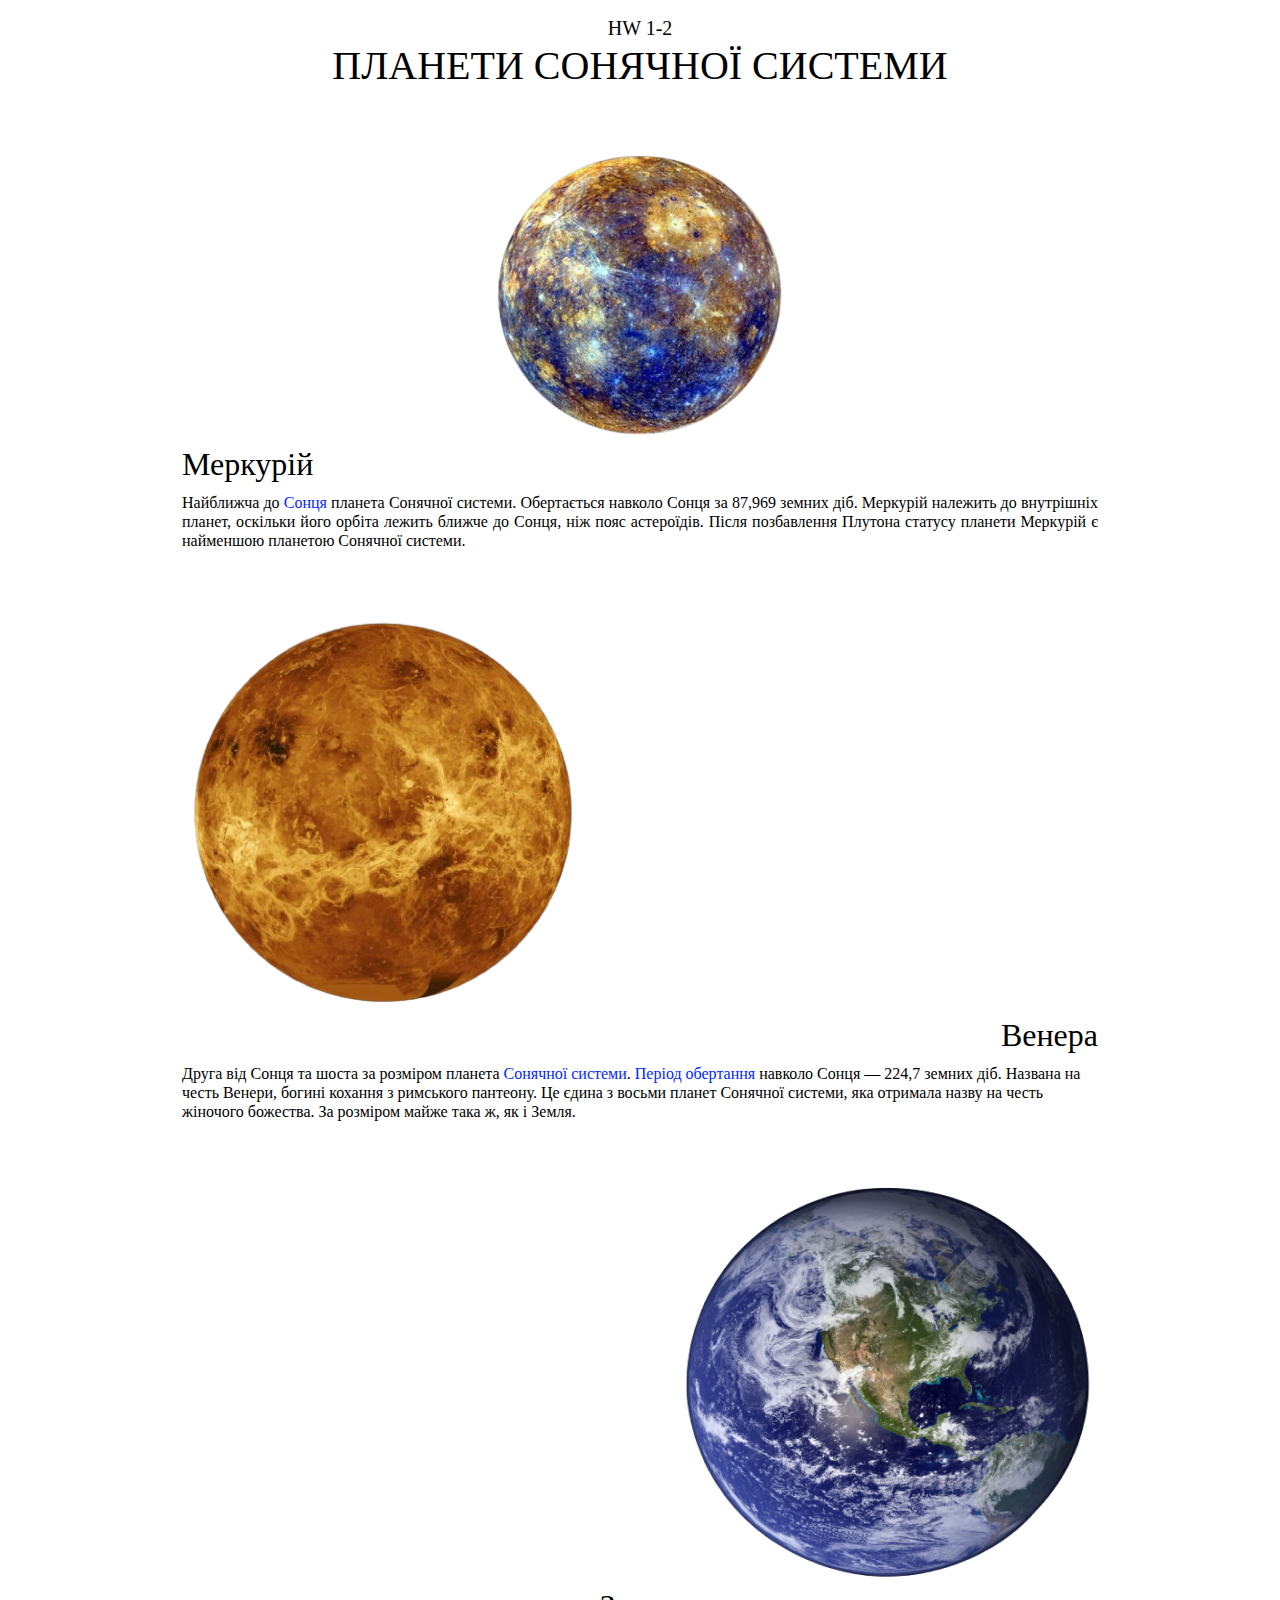
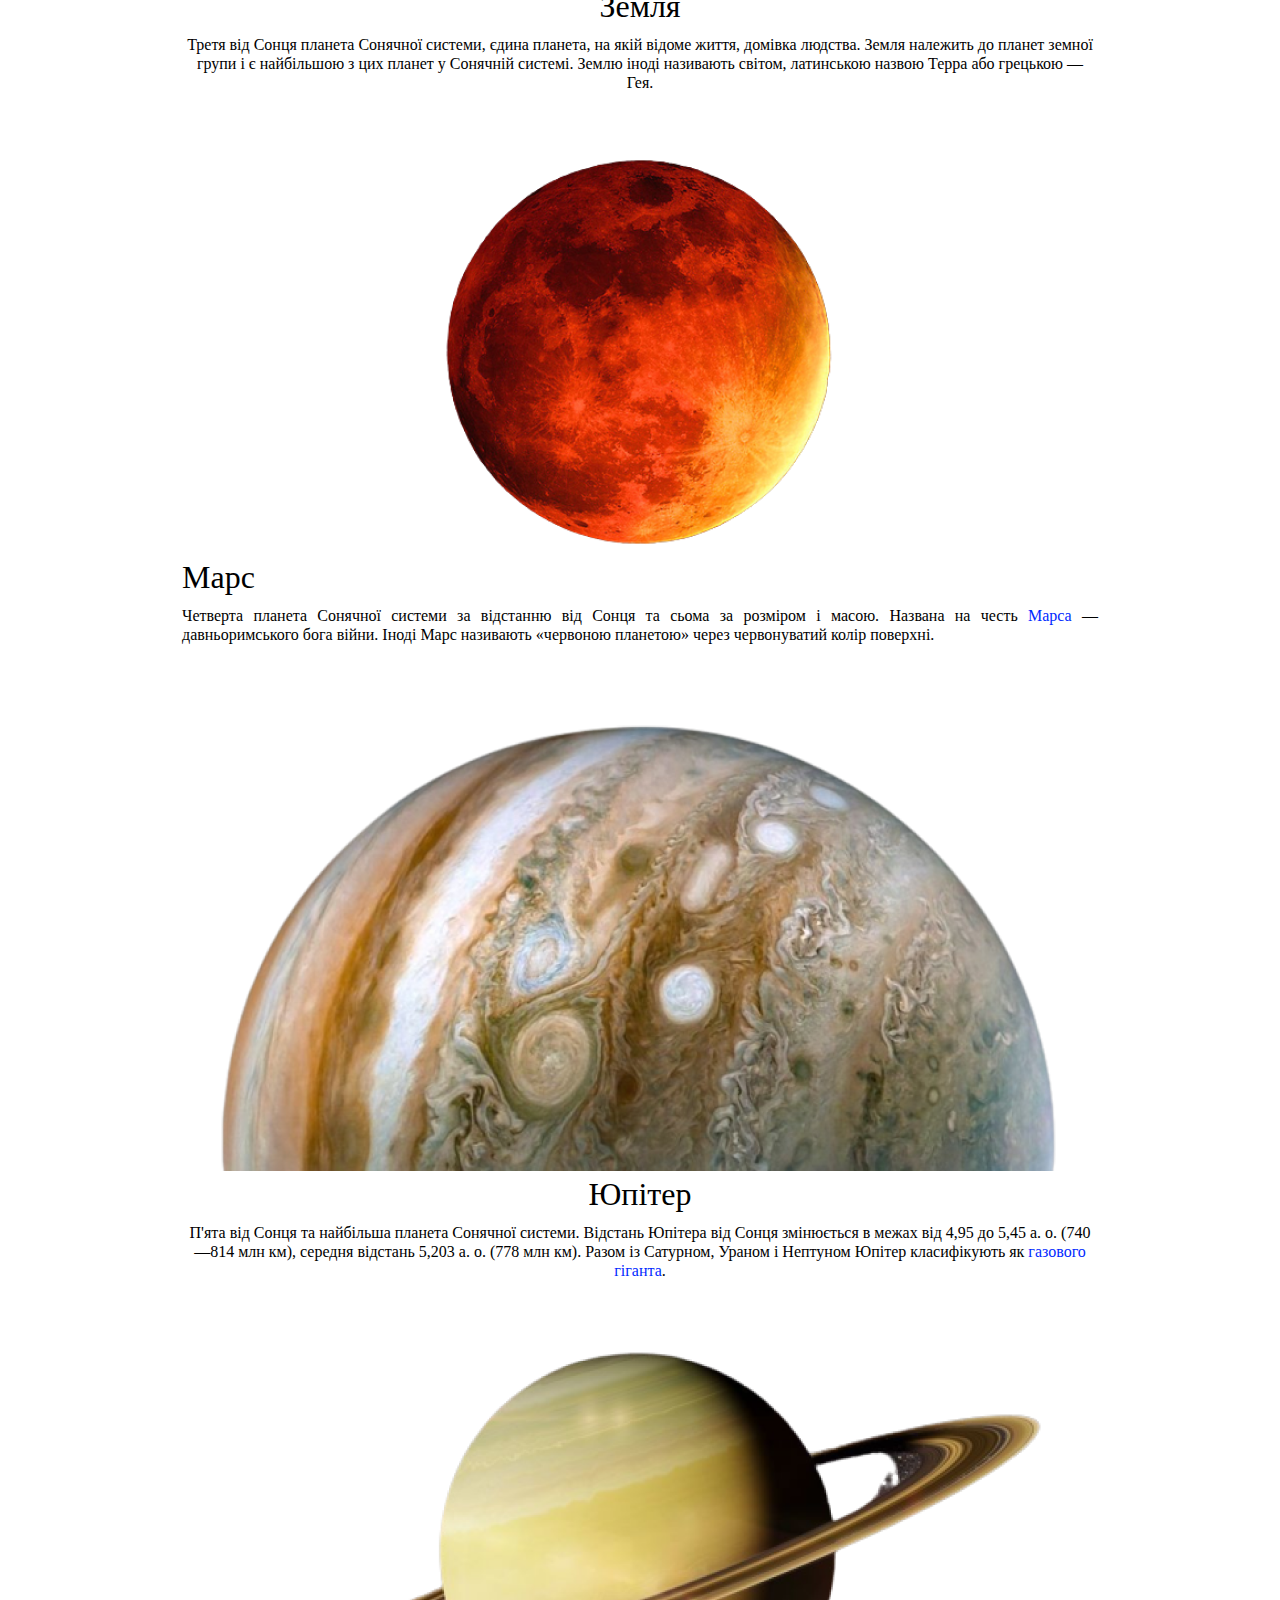
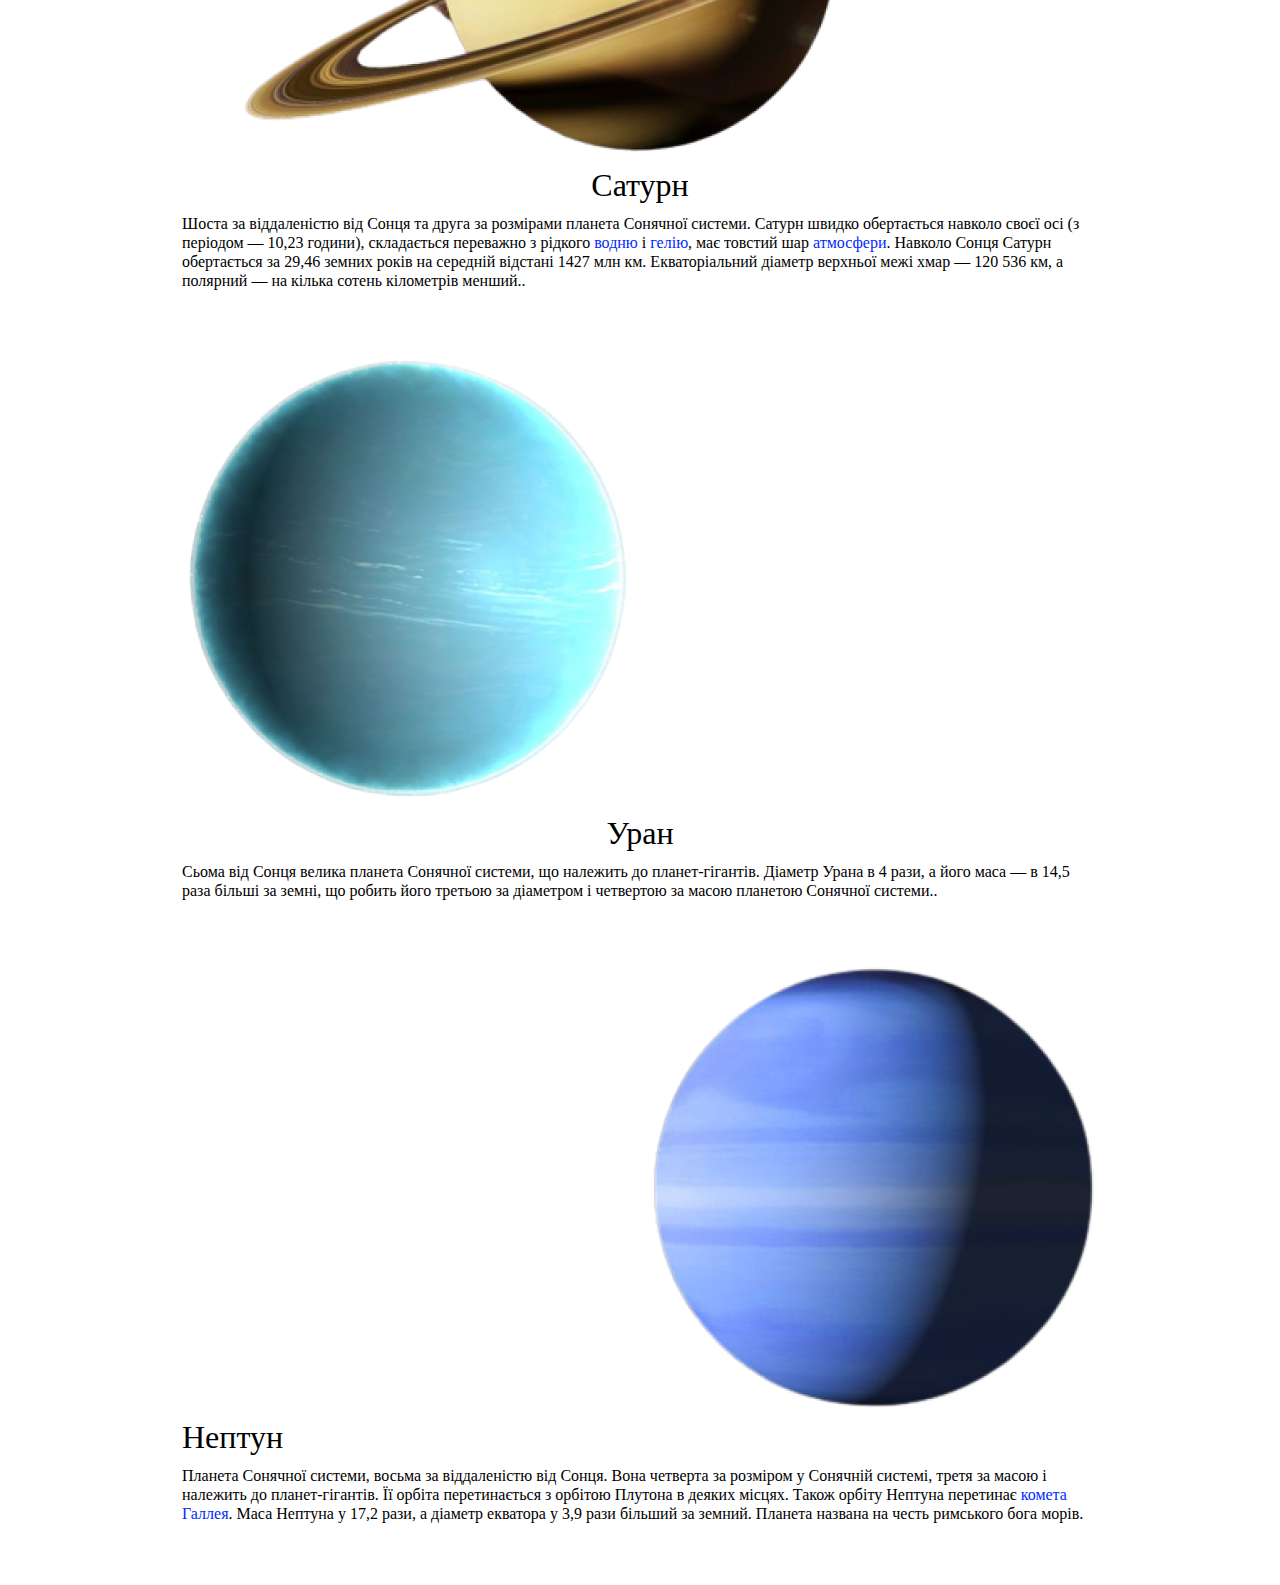
<file: classwork_2/index.html>
<!DOCTYPE html>
<html lang="en">
<head>
    <meta charset="UTF-8">
    <meta http-equiv="X-UA-Compatible" content="IE=edge">
    <meta name="viewport" content="width=device-width, initial-scale=1.0">
    <title>Document</title>
</head>
<body style="margin: 0; padding: 0">
    <div style="width: 916px; margin: 0 auto;">
        <div style="text-align: center; margin-bottom: 55px;">
            <h3 style="margin: 16px 0 2px 0; font-family: 'Inter';
                font-style: normal;
                font-weight: 400;
                font-size: 20px;
                line-height: 24px;">HW 1-2</h3>
            <h1 style="margin: 0; font-family: 'Inter';
                font-style: normal;
                font-weight: 400;
                font-size: 40px;
                line-height: 48px;">ПЛАНЕТИ СОНЯЧНОЇ СИСТЕМИ</h1>
        </div>
        <!-- mercury -->
        <div style="margin-bottom: 62px;">
            <img style="display: block; margin: 0 auto;" src="img/mercury.png" alt="mercury">
            <h2 style="font-family: 'Inter';
                        font-style: normal;
                        font-weight: 400;
                        font-size: 32px;
                        line-height: 39px;
                        margin: 0 0 9px 0;">Меркурій</h2>
            <p style="font-family: 'Inter';
                        font-style: normal;
                        font-weight: 400;
                        font-size: 16px;
                        line-height: 19px;
                        margin: 0;
                        text-align: justify;">
                Найближча до <a target="_blank" style="text-decoration: none; color: #0029FF;" href="https://uk.wikipedia.org/wiki/%D0%A1%D0%BE%D0%BD%D1%86%D0%B5">Сонця</a> планета Сонячної системи. Обертається навколо Сонця за 87,969 земних діб. Меркурій належить до
                внутрішніх планет, оскільки його орбіта лежить ближче до Сонця, ніж пояс астероїдів. Після позбавлення Плутона статусу
                планети Меркурій є найменшою планетою Сонячної системи.
            </p>
        </div>
        <!-- venusa -->
        <div style="margin-bottom: 62px;">
            <img src="img/venusa.png" alt="venera">
            <h2 style="text-align: right; font-family: 'Inter';
                        font-style: normal;
                        font-weight: 400;
                        font-size: 32px;
                        line-height: 39px;
                        margin: 0 0 9px 0;">Венера</h2>
            <p style="font-family: 'Inter';
                        font-style: normal;
                        font-weight: 400;
                        font-size: 16px;
                        line-height: 19px;
                        margin: 0;">
                        Друга від Сонця та шоста за розміром планета <a target="_blank" style="text-decoration: none; color: #0029FF;" href="https://uk.wikipedia.org/wiki/%D0%A1%D0%BE%D0%BD%D1%8F%D1%87%D0%BD%D0%B0_%D1%81%D0%B8%D1%81%D1%82%D0%B5%D0%BC%D0%B0">Сонячної системи</a>. <a target="_blank" style="text-decoration: none; color: #0029FF;" href="https://uk.wikipedia.org/wiki/%D0%92%D0%B5%D0%BD%D0%B5%D1%80%D0%B0_(%D0%BF%D0%BB%D0%B0%D0%BD%D0%B5%D1%82%D0%B0)#:~:text=%D0%87%D1%97%20%D0%B5%D0%BA%D1%81%D1%86%D0%B5%D0%BD%D1%82%D1%80%D0%B8%D1%81%D0%B8%D1%82%D0%B5%D1%82%20%D1%81%D1%82%D0%B0%D0%BD%D0%BE%D0%B2%D0%B8%D1%82%D1%8C%20%D0%BB%D0%B8%D1%88%D0%B5%200,%D0%B2%D1%96%D0%B4%D1%81%D1%82%D0%B0%D0%BD%D1%8C%2C%20%D0%BC%D0%B5%D0%BD%D1%88%D1%83%2040%20%D0%BC%D0%BB%D0%BD%20%D0%BA%D0%BC.">Період обертання</a> навколо Сонця — 224,7 земних діб. 
                Названа на честь Венери, богині кохання з римського пантеону. Це єдина з восьми планет Сонячної системи, яка отримала назву на честь жіночого божества. За розміром майже така ж, як і Земля.
            </p>
        </div>
        <!-- earth -->
        <div style="margin-bottom: 62px;">
            <div style="text-align: right;">
            <img src="img/earth.png" alt="earth">
            </div>
            <h2 style="text-align: right; font-family: 'Inter';
                                    font-style: normal;
                                    font-weight: 400;
                                    font-size: 32px;
                                    line-height: 39px;
                                    margin: 0 0 9px 0;
                                    text-align: center;">Земля</h2>
            <p style="font-family: 'Inter';
                                    font-style: normal;
                                    font-weight: 400;
                                    font-size: 16px;
                                    line-height: 19px;
                                    margin: 0;
                                    text-align: center;">
                Третя від Сонця планета Сонячної системи, єдина планета, на якій відоме життя, домівка людства. Земля належить до планет
                земної групи і є найбільшою з цих планет у Сонячній системі. Землю іноді називають світом, латинською назвою Терра або
                грецькою — Гея.
            </p>
        </div>
        <!-- mars -->
        <div style="margin-bottom: 62px;">
            <div style="text-align: center;">
                <img src="img/mars.png" alt="mars">
            </div>
            <h2 style=" font-family: 'Inter';
                                            font-style: normal;
                                            font-weight: 400;
                                            font-size: 32px;
                                            line-height: 39px;
                                            margin: 0 0 9px 0;">Марс</h2>
            <p style="font-family: 'Inter';
                                            font-style: normal;
                                            font-weight: 400;
                                            font-size: 16px;
                                            line-height: 19px;
                                            margin: 0;
                                            text-align: justify;">
                Четверта планета Сонячної системи за відстанню від Сонця та сьома за розміром і масою. Названа на честь <a target="_blank" style="text-decoration: none; color: #0029FF;" href="https://uk.wikipedia.org/wiki/%D0%9C%D0%B0%D1%80%D1%81_(%D0%BF%D0%BB%D0%B0%D0%BD%D0%B5%D1%82%D0%B0)">Марса</a> —
                давньоримського бога війни. Іноді Марс називають «червоною планетою» через червонуватий колір поверхні.
            </p>
        </div>
        <!-- floodlight -->
        <div style="margin-bottom: 62px;">
            <div style="text-align: center;">
                <img src="img/floodlight.png" alt="floodlight">
            </div>
            <h2 style=" font-family: 'Inter';
                                                    font-style: normal;
                                                    font-weight: 400;
                                                    text-align: center;
                                                    font-size: 32px;
                                                    line-height: 39px;
                                                    margin: 0 0 9px 0;">Юпітер</h2>
            <p style="font-family: 'Inter';
                                                    font-style: normal;
                                                    font-weight: 400;
                                                    font-size: 16px;
                                                    line-height: 19px;
                                                    margin: 0;
                                                    text-align: center;">
                П'ята від Сонця та найбільша планета Сонячної системи. Відстань Юпітера від Сонця змінюється в межах від 4,95 до 5,45 а.
                о. (740—814 млн км), середня відстань 5,203 а. о. (778 млн км). Разом із Сатурном, Ураном і Нептуном Юпітер класифікують
                як <a target="_blank" style="text-decoration: none; color: #0029FF;" href="https://uk.wikipedia.org/wiki/%D0%AE%D0%BF%D1%96%D1%82%D0%B5%D1%80_(%D0%BF%D0%BB%D0%B0%D0%BD%D0%B5%D1%82%D0%B0)#:~:text=%D0%AE%D0%BF%D1%96%D1%82%D0%B5%D1%80%20%E2%80%94%20%D0%BD%D0%B0%D0%B9%D0%B1%D1%96%D0%BB%D1%8C%D1%88%D0%B0%20%D0%BF%D0%BB%D0%B0%D0%BD%D0%B5%D1%82%D0%B0%20%D0%A1%D0%BE%D0%BD%D1%8F%D1%87%D0%BD%D0%BE%D1%97%20%D1%81%D0%B8%D1%81%D1%82%D0%B5%D0%BC%D0%B8,%D0%BF%D1%80%D0%B8%D0%B1%D0%BB%D0%B8%D0%B7%D0%BD%D0%BE%207%20%25%20%D1%81%D0%BE%D0%BD%D1%8F%D1%87%D0%BD%D0%BE%D0%B3%D0%BE%20%D1%80%D0%B0%D0%B4%D1%96%D1%83%D1%81%D0%B0).">газового гіганта</a>.
            </p>
        </div>
        <!-- saturn -->
        <div style="margin-bottom: 62px;">
            <div style="text-align: center;">
                <img src="img/saturn.png" alt="saturn">
            </div>
            <h2 style=" font-family: 'Inter';
                                                            font-style: normal;
                                                            font-weight: 400;
                                                            text-align: center;
                                                            font-size: 32px;
                                                            line-height: 39px;
                                                            margin: 0 0 9px 0;">Сатурн</h2>
            <p style="font-family: 'Inter';
                                                            font-style: normal;
                                                            font-weight: 400;
                                                            font-size: 16px;
                                                            line-height: 19px;
                                                            margin: 0;">
                Шоста за віддаленістю від Сонця та друга за розмірами планета Сонячної системи. Сатурн швидко обертається навколо своєї
                осі (з періодом — 10,23 години), складається переважно з рідкого <a target="_blank" style="text-decoration: none; color: #0029FF;" href="https://uk.wikipedia.org/wiki/%D0%92%D0%BE%D0%B4%D0%B5%D0%BD%D1%8C">водню</a> і <a target="_blank" style="text-decoration: none; color: #0029FF;" href="https://uk.wikipedia.org/wiki/%D0%93%D0%B5%D0%BB%D1%96%D0%B9">гелію</a>, має товстий шар <a target="_blank" style="text-decoration: none; color: #0029FF;" href="https://uk.wikipedia.org/wiki/%D0%90%D1%82%D0%BC%D0%BE%D1%81%D1%84%D0%B5%D1%80%D0%B0_(%D0%B7%D0%BD%D0%B0%D1%87%D0%B5%D0%BD%D0%BD%D1%8F)">атмосфери</a>. Навколо Сонця
                Сатурн обертається за 29,46 земних років на середній відстані 1427 млн км. Екваторіальний діаметр верхньої межі хмар —
                120 536 км, а полярний — на кілька сотень кілометрів менший.</a>.
            </p>
        </div>
        <!-- uranium -->
        <div style="margin-bottom: 62px;">
            <div>
                <img src="img/uranium.png" alt="uranium">
            </div>
            <h2 style=" font-family: 'Inter';
                                                                    font-style: normal;
                                                                    font-weight: 400;
                                                                    text-align: right;
                                                                    text-align: center;
                                                                    font-size: 32px;
                                                                    line-height: 39px;
                                                                    margin: 0 0 9px 0;">Уран</h2>
            <p style="font-family: 'Inter';
                                                                    font-style: normal;
                                                                    font-weight: 400;
                                                                    font-size: 16px;
                                                                    line-height: 19px;
                                                                    margin: 0;">
                Сьома від Сонця велика планета Сонячної системи, що належить до планет-гігантів. Діаметр Урана в 4 рази, а його маса — в
                14,5 раза більші за земні, що робить його третьою за діаметром і четвертою за масою планетою Сонячної системи..
            </p>
        </div>
        <!-- neptune -->
        <div style="margin-bottom: 62px;">
            <div style="text-align: right;">
                <img src="img/neptune.png" alt="neptune">
            </div>
            <h2 style=" font-family: 'Inter';
                                                                    font-style: normal;
                                                                    font-weight: 400;
                                                                    font-size: 32px;
                                                                    line-height: 39px;
                                                                    margin: 0 0 9px 0;">Нептун</h2>
            <p style="font-family: 'Inter';
                                                                    font-style: normal;
                                                                    font-weight: 400;
                                                                    font-size: 16px;
                                                                    line-height: 19px;
                                                                    margin: 0;">
                Планета Сонячної системи, восьма за віддаленістю від Сонця. Вона четверта за розміром у Сонячній системі, третя за масою
                і належить до планет-гігантів. Її орбіта перетинається з орбітою Плутона в деяких місцях. Також орбіту Нептуна перетинає
                <a target="_blank" style="text-decoration: none; color: #0029FF;" href="https://uk.wikipedia.org/wiki/%D0%9A%D0%BE%D0%BC%D0%B5%D1%82%D0%B0_%D0%93%D0%B0%D0%BB%D0%BB%D0%B5%D1%8F">комета Галлея</a>. Маса Нептуна у 17,2 рази, а діаметр екватора у 3,9 рази більший за земний. Планета названа на честь
                римського бога морів.
            </p>
        </div>
    </div>
    
</body>
</html>
</file>
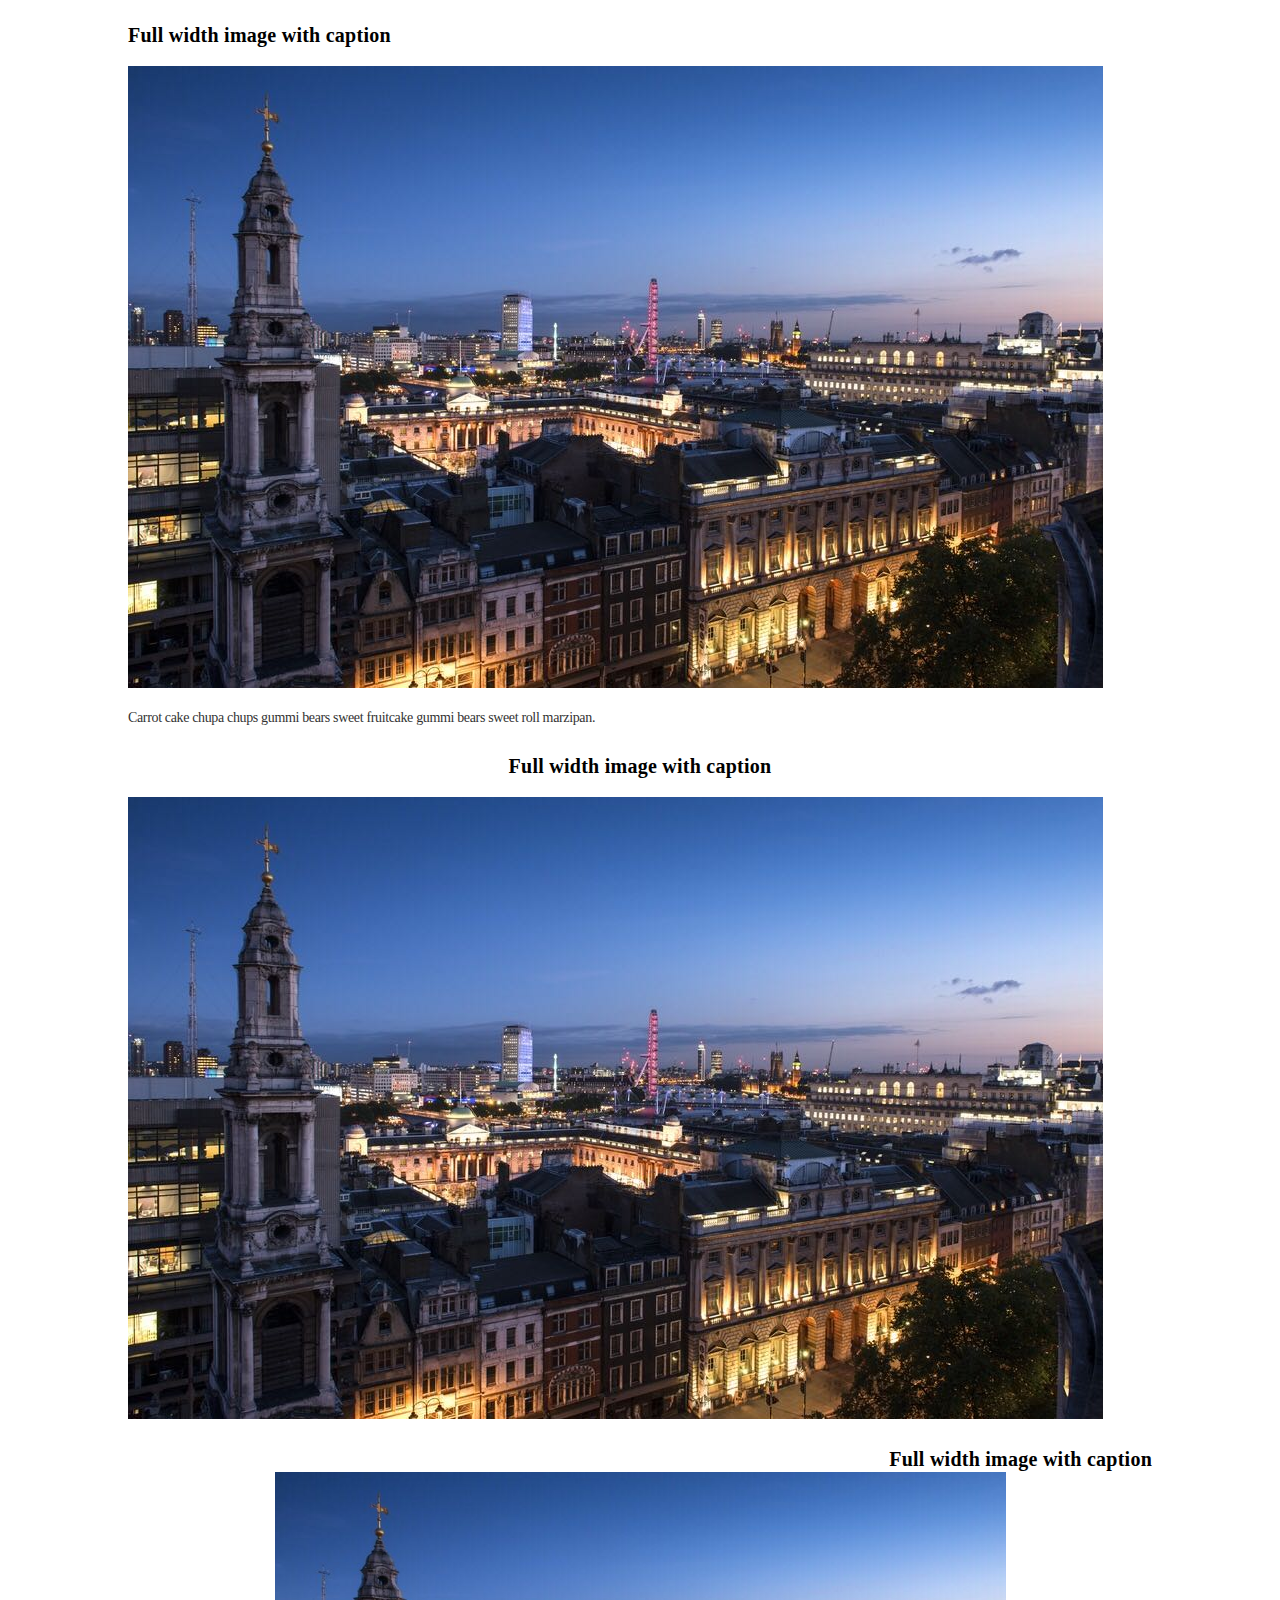
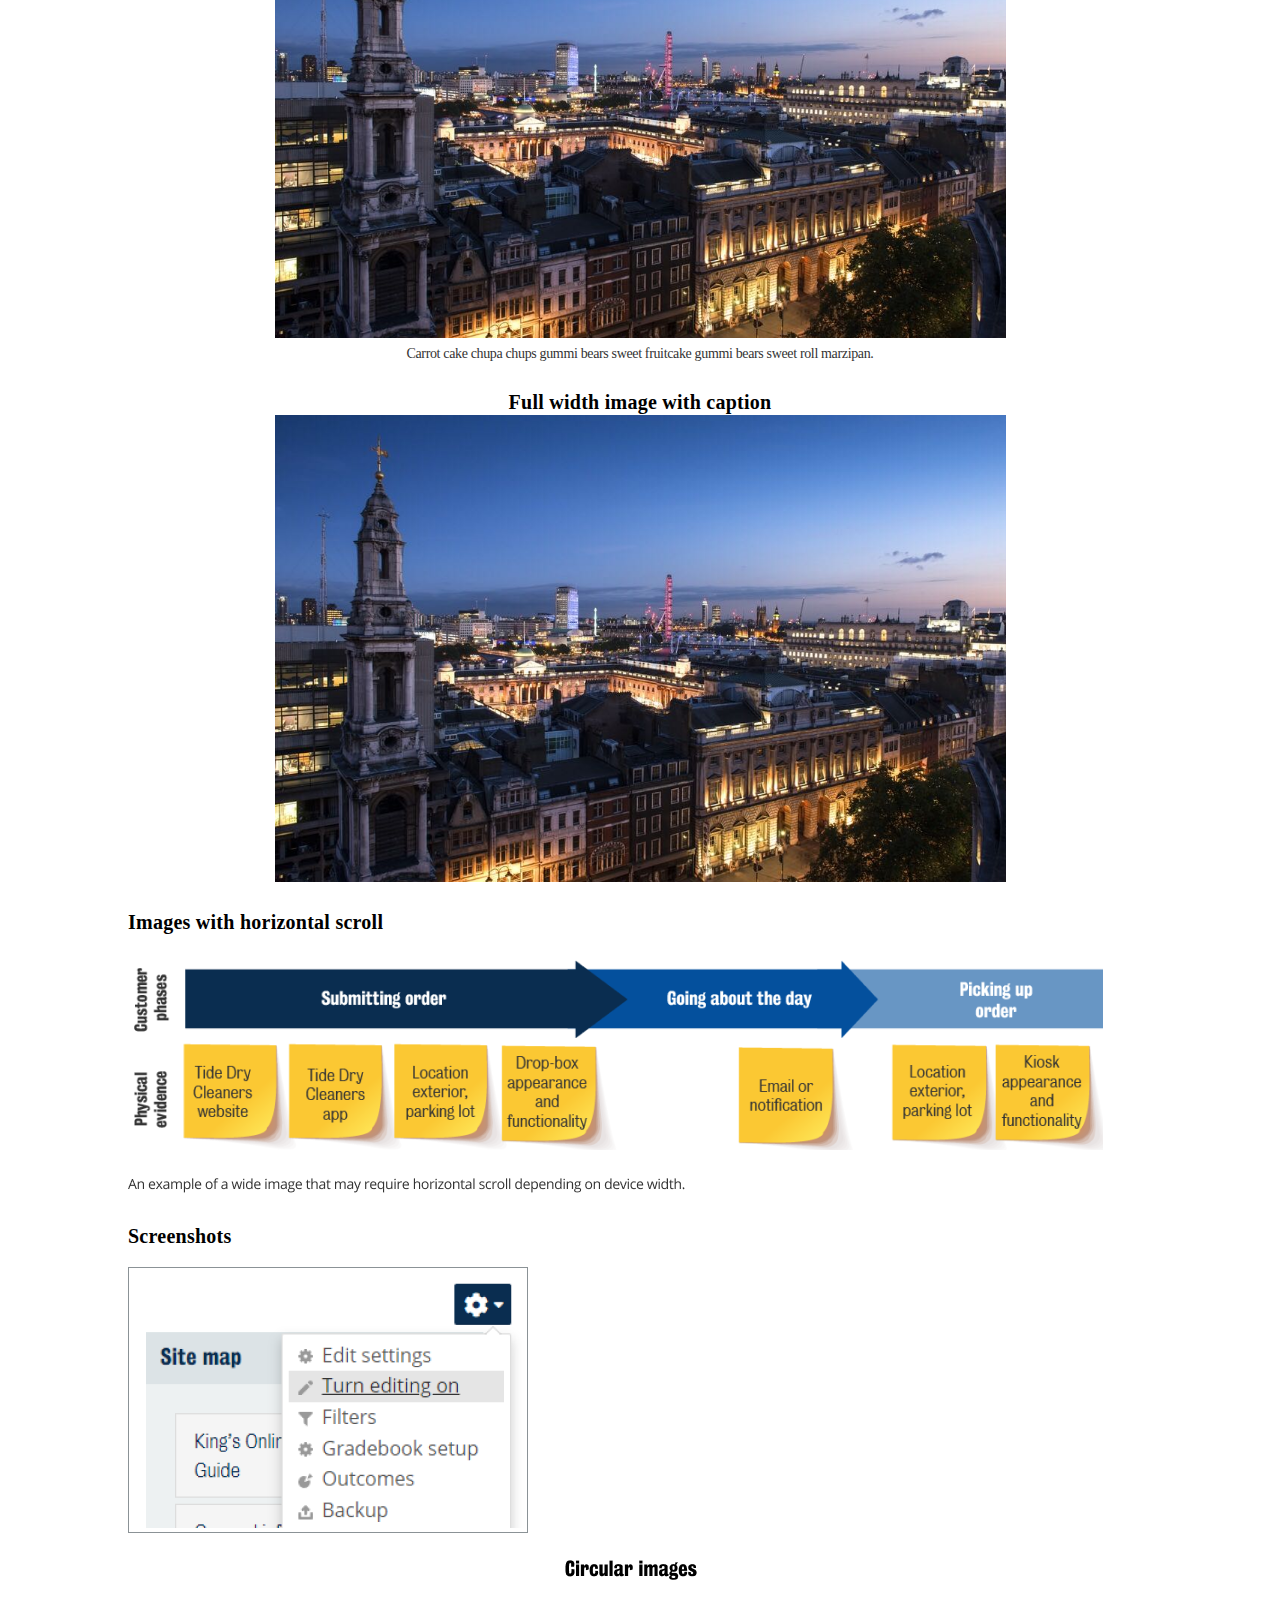
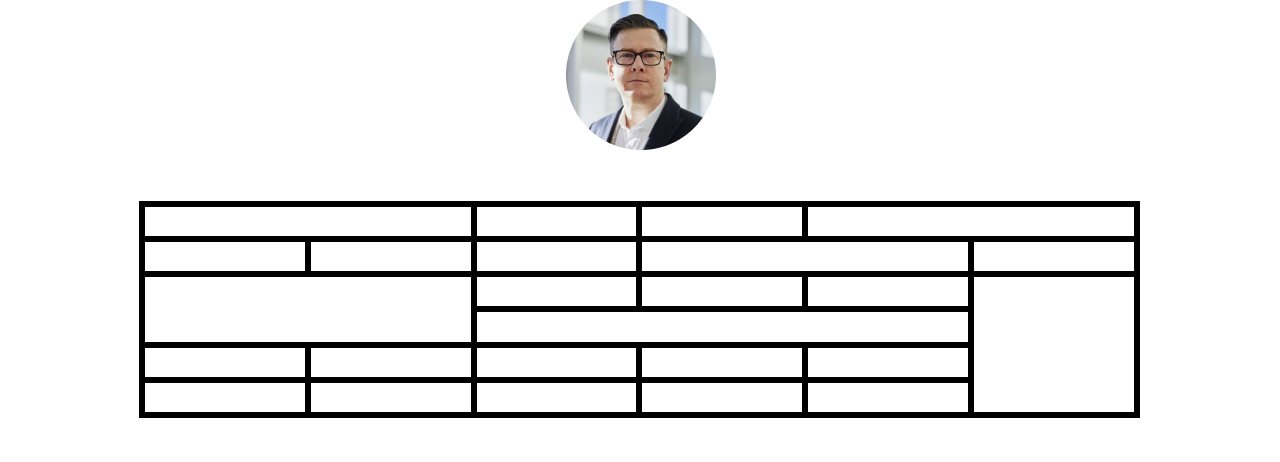
<file: classwork_3/index.html>
<!DOCTYPE html>
<html lang="en">
<head>
    <meta charset="UTF-8">
    <meta http-equiv="X-UA-Compatible" content="IE=edge">
    <meta name="viewport" content="width=device-width, initial-scale=1.0">
    <title>Classwork 3</title>
    <link rel="stylesheet" href="style/style.css">
</head>
<body>
    <div class="header">
        <div>
            <div class="header_div">
                <h2 class="header__text">Full width image with caption</h2>
            </div>
            <div class="header_image">
                <img src="img/Mask group.png" alt="here image">
                <p class="header_p">Carrot cake chupa chups gummi bears sweet fruitcake gummi bears sweet roll marzipan.</p>
            </div>
        </div>
        <div>
            <div class="header_div header_text_center">
                <h2 class="header__text">Full width image with caption</h2>
            </div>
            <div class="header_image">
                <img src="img/Mask group.png" alt="here image">
            </div>
        </div>
        <div>
            <div class="header_div header_text_right">
                <h2 class="header__text header__text_bottom">Full width image with caption</h2>
            </div>
            <div class="header_image header_image_center">
                <img src="img/Mask group.png" alt="here image" width="731px">
                <p class="header_p header_image_p_bottom">Carrot cake chupa chups gummi bears sweet fruitcake gummi bears sweet roll marzipan.</p>
            </div>
        </div>
        <div>
            <div class="header_div header_text_center">
                <h2 class="header__text header__text_bottom">Full width image with caption</h2>
            </div>
            <div class="header_image header_image_center">
                <img src="img/Mask group.png" alt="here image" width="731px">
            </div>
        </div>
        <div>
            <div class="header_div">
                <h2 class="header__text">Images with horizontal scroll</h2>
            </div>
            <div class="header_image">
                <img src="img/Group 2.png" alt="here image">
            </div>
        </div>
        <div>
            <div class="header_div">
                <h2 class="header__text">Screenshots</h2>
            </div>
            <div class="header_image header_image_border">
                <img src="img/image 8.png" alt="here image">
            </div>
        </div>
        <div>
            <div class="header_image header_image_center">
            <img src="img/Group 12.png" alt="here image">
            </div>
        </div>
        <div>
            <div class="header_image header_image_center">
                <img src="img/table_example (1) 1.png" alt="here image">
            </div>
        </div>
    </div>
</body>
</html>
</file>
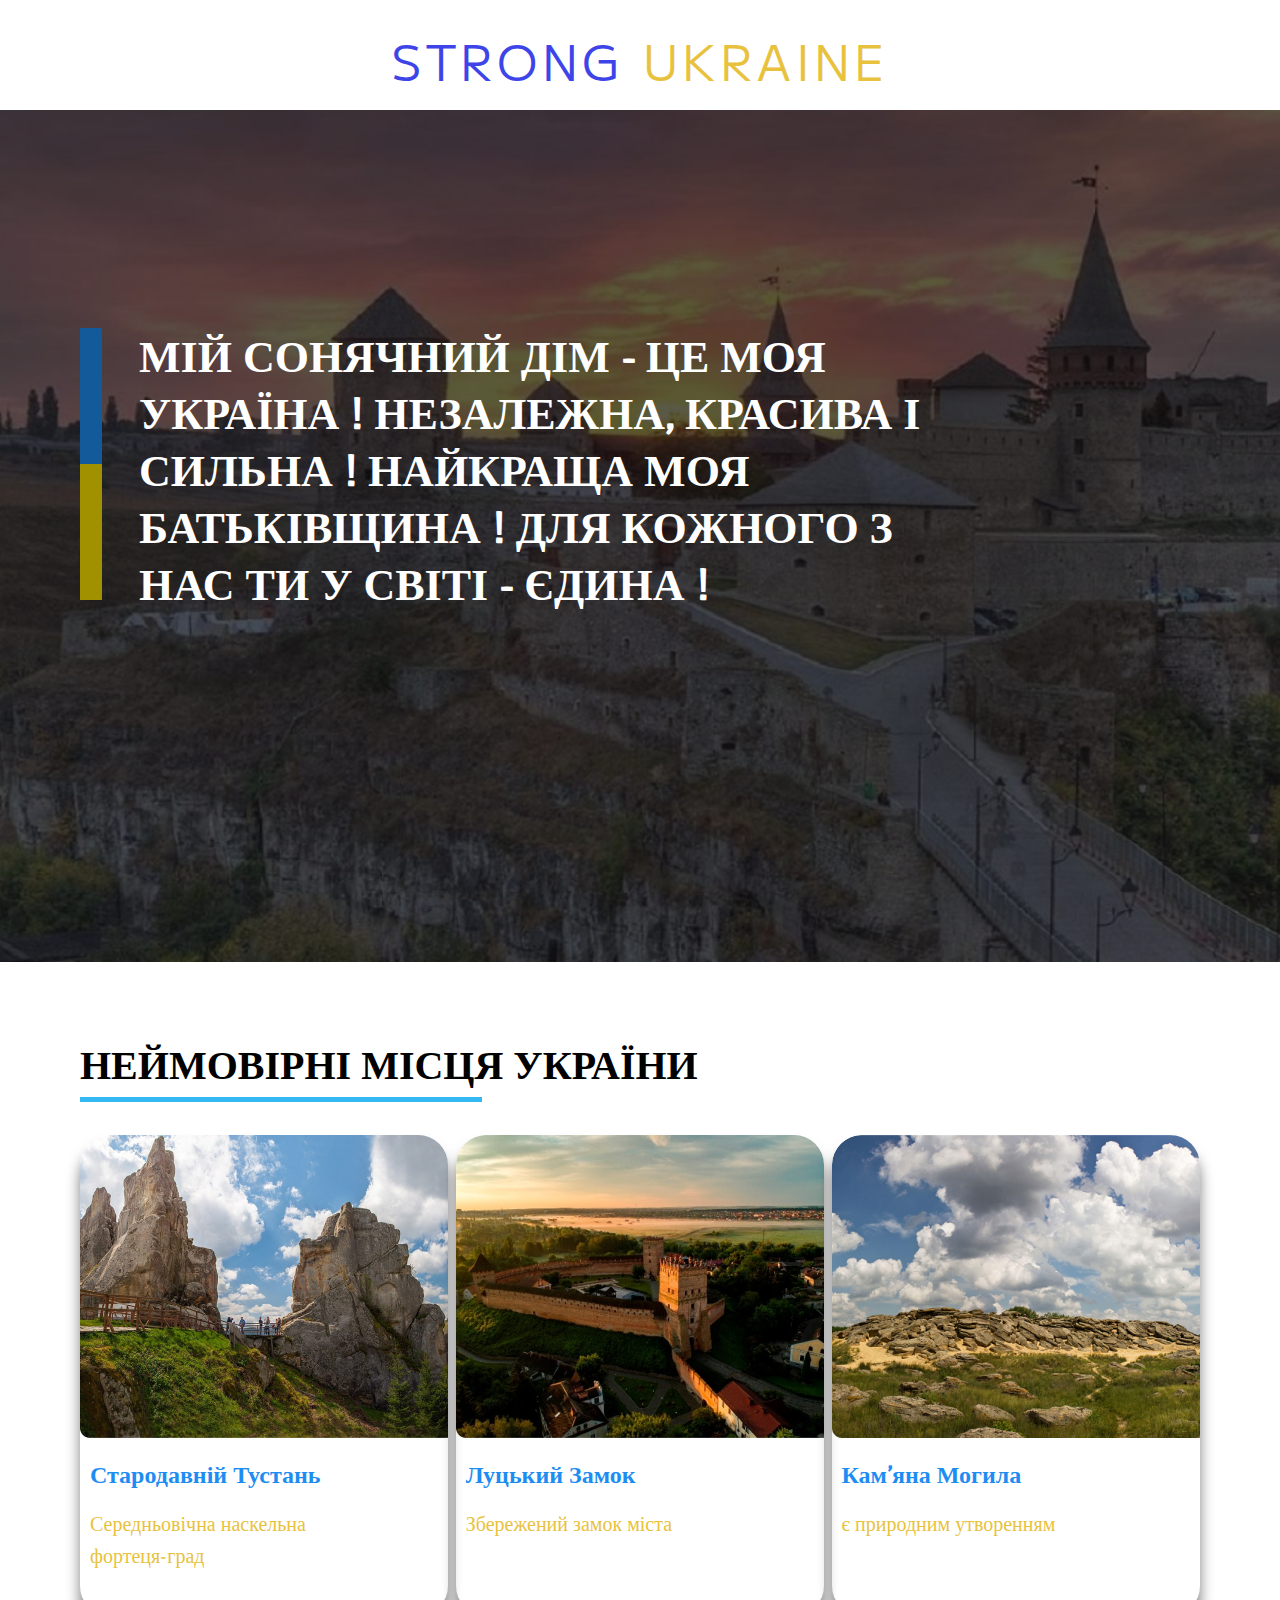
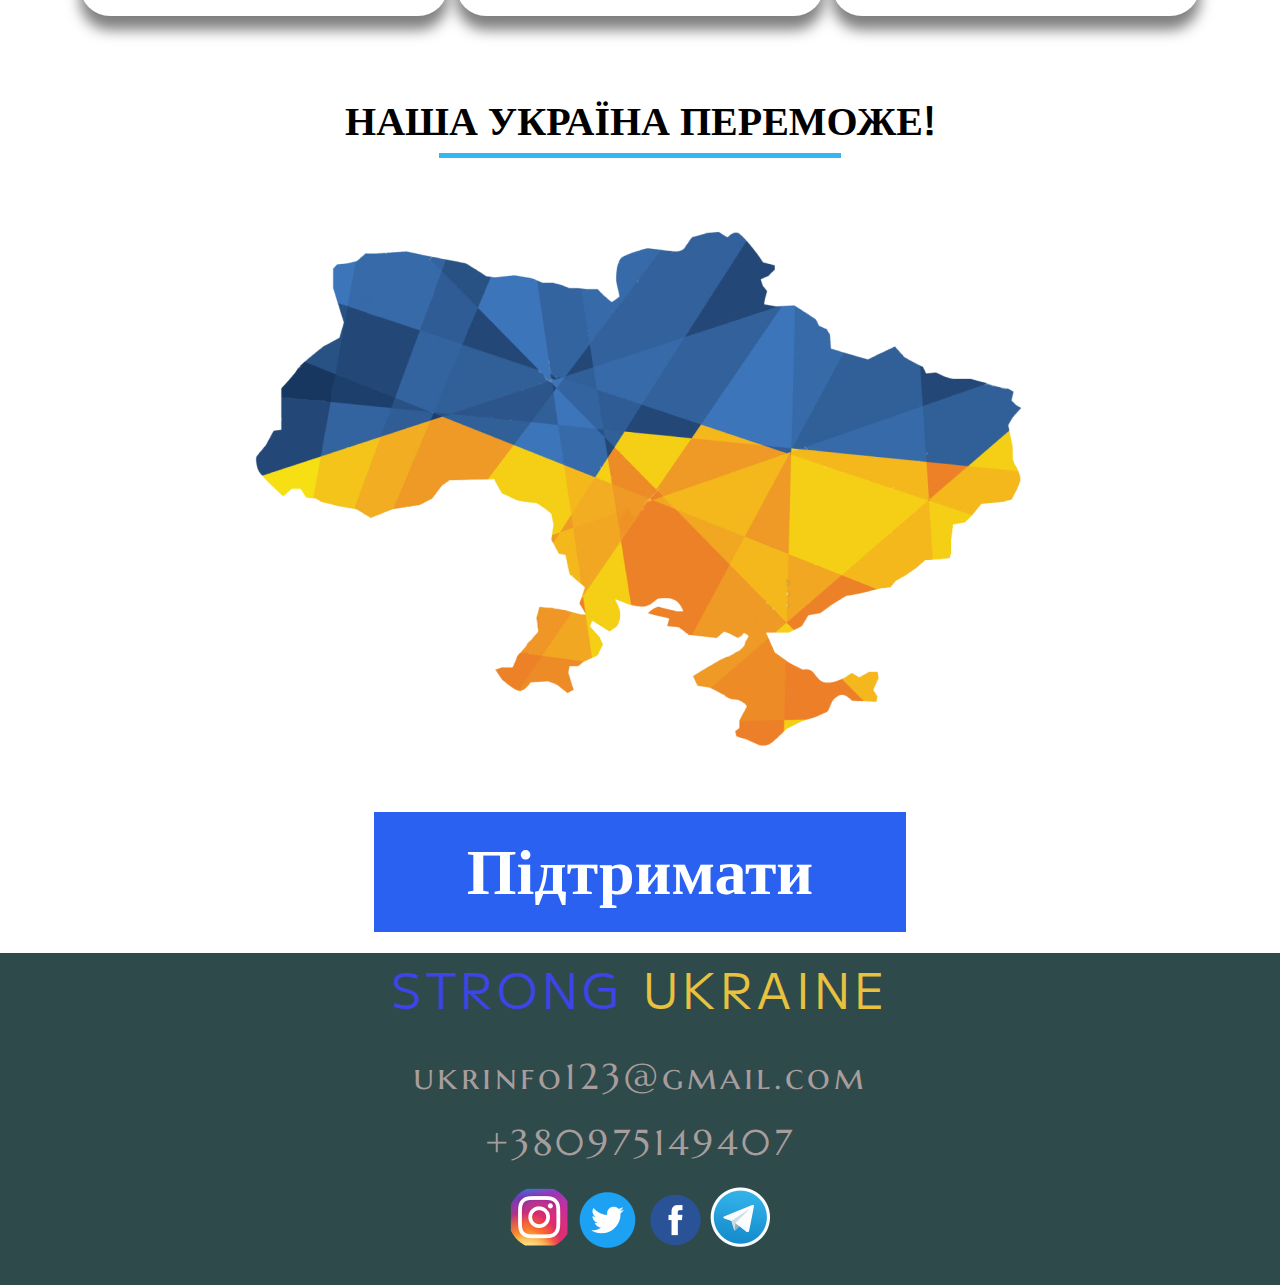
<file: classwork_4/index.html>
<!DOCTYPE html>
<html lang="uk">
<head>
    <meta charset="UTF-8">
    <meta http-equiv="X-UA-Compatible" content="IE=edge">
    <meta name="viewport" content="width=device-width, initial-scale=1.0">
    <title>Homework__4</title>
    <link
        href="https://fonts.googleapis.com/css2?family=DM+Sans:wght@500;700&family=Inika:wght@700&family=Inter:wght@300&family=M+PLUS+1&family=Marcellus+SC&family=Montserrat:wght@400;700&display=swap"
        rel="stylesheet">
    <link rel="stylesheet" href="./style/style.css">
</head>
<body>
    <div class="parent">
        <div class="header title_font">
            STRONG <span class="header_span">UKRAINE</span>
        </div>
        <div class="section1_image">
            <div class="section1_flag">            
                МІЙ СОНЯЧНИЙ ДІМ - ЦЕ МОЯ УКРАЇНА ! НЕЗАЛЕЖНА,
                КРАСИВА І СИЛЬНА ! НАЙКРАЩА МОЯ БАТЬКІВЩИНА ! 
                ДЛЯ КОЖНОГО З НАС ТИ У СВІТІ - ЄДИНА !
            </div>
        </div>
        <div class="main">
            <div class="h1">
                НЕЙМОВІРНІ МІСЦЯ УКРАЇНИ
                <div class="line"></div>
            </div>
            <div class="card_flex">
                <div class="card">
                    <div class="card__image">
                        <img src="./img/1200px-Городище_літописного_міста._Тустань 1 (1).png" alt="Стародавній Тустань">
                    </div>
                    <div class="card_title">Стародавній Тустань</div>
                    <div class="card_subtitle">Середньовічна наскельна фортеця-град</div>
                </div>

                <div class="card">
                    <div class="card__image">
                        <img src="./img/1200px-Городище_літописного_міста._Тустань 2.png" alt="Луцький Замок">
                    </div>
                    <div class="card_title">Луцький Замок</div>
                    <div class="card_subtitle">Збережений замок міста</div>
                </div>

                <div class="card">
                    <div class="card__image">
                        <img src="./img/1200px-Городище_літописного_міста._Тустань 3.png" alt="Кам’яна Могила">
                    </div>
                    <div class="card_title">Кам’яна Могила</div>
                    <div class="card_subtitle">є природним утворенням</div>
                </div>
            </div>
        </div>
        <div class="section">
            <div class="h1 h1__center">НАША УКРАЇНА ПЕРЕМОЖЕ!</div>
            <div class="line line__center"></div>
            <div class="image__ukraine">
                <img src="./img/pngwing 2.png" alt="ukraine">
            </div>
            <div class="button">
                <button class="button_style" name="button">Підтримати</button>
            </div>
        </div>
        <footer>
            <div class="title_font title_font__bottom">
                STRONG <span class="header_span">UKRAINE</span>
            </div>
            <div class="mail_footer">
                <a class="footer_mail" href="mailto:ukrinfo123@gmail.com">ukrinfo123@gmail.com</a>
            </div>
            <div class="tell_footer">
                <a class="footer_tell" href="tel:+380975149407">+380975149407</a>
            </div>
            <div class="footer_elems">
                <div class="instagram">
                    <a href="https://www.instagram.com/accounts/login/?">
                        <img src="./img/instagram.png" alt="instagram">
                    </a>
                </div>
                <div class="twitter">
                    <a href="https://twitter.com/i/flow/login">
                        <img src="./img/twitter.png" alt="twitter">
                    </a>
                </div>
                <div class="facebook">
                    <a href="https://www.facebook.com/">
                        <img src="./img/facebook.png" alt="facebook">
                    </a>
                </div>
                <div class="telegram">
                    <a href="https://telegram.org/blog/login?setln=ru">
                        <img src="./img/telegram.png" alt="telegram">
                    </a>
                </div>
            </div>
        </footer>
    </div>
</body>
</html>
</file>
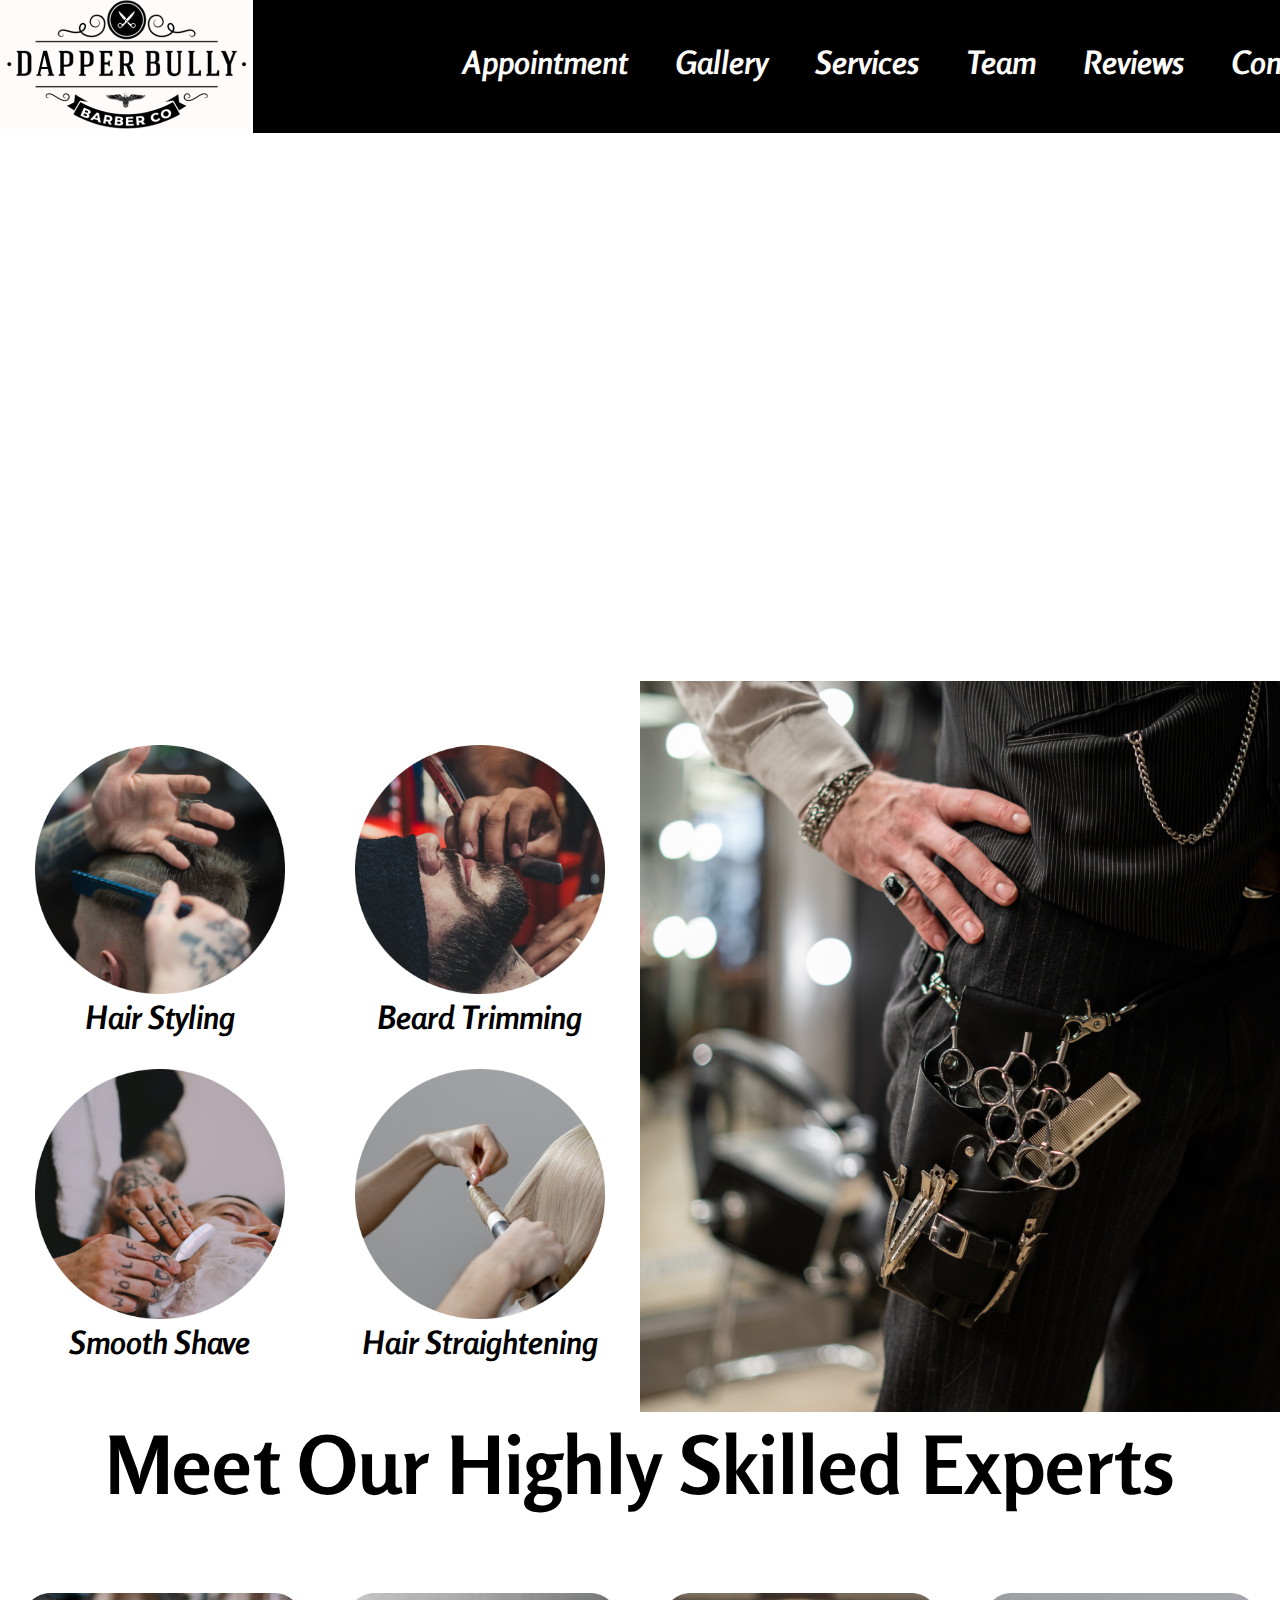
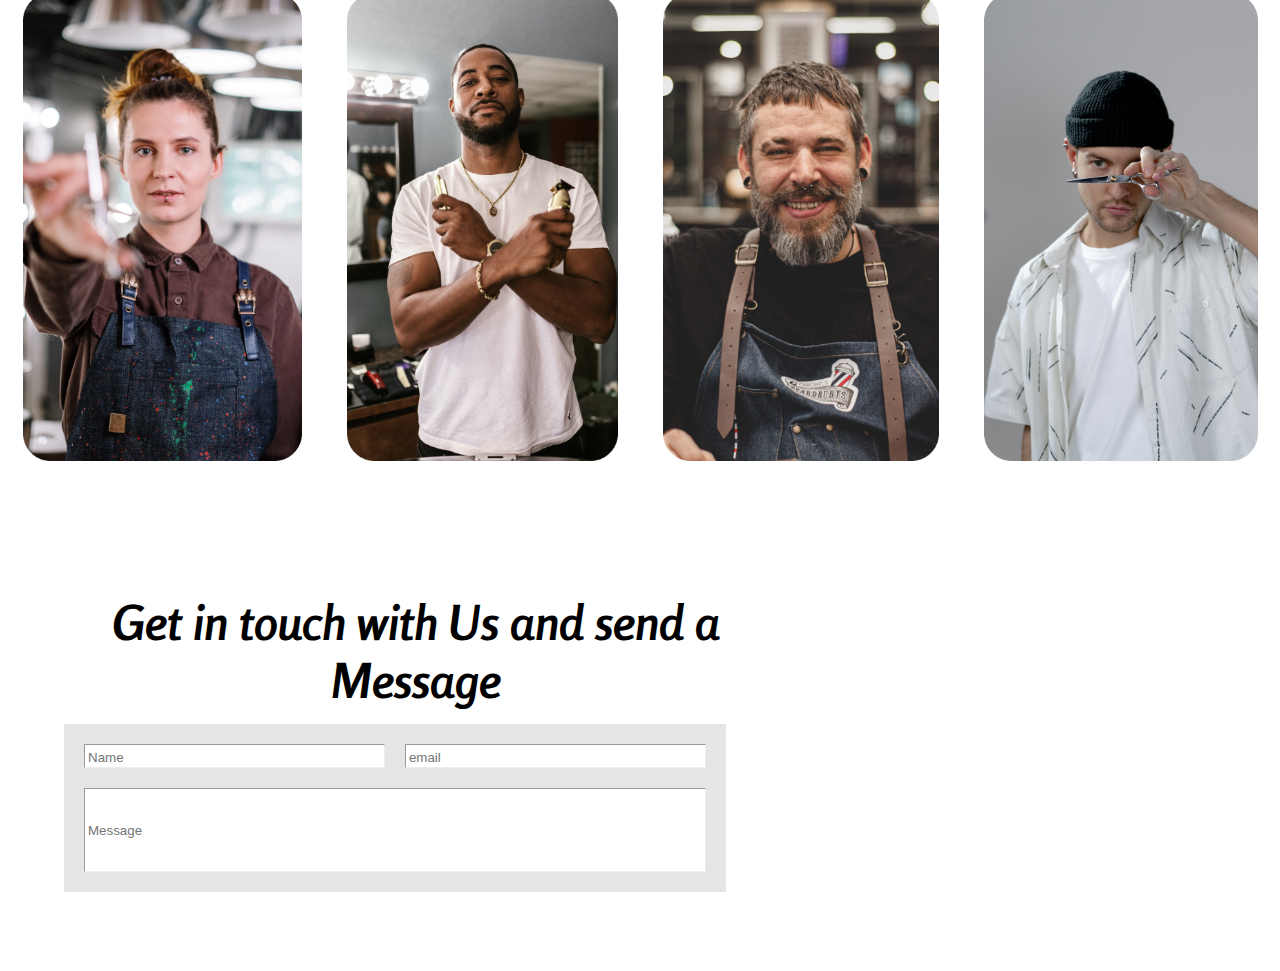
<file: Homework(3) 7-8/index.html>
<!DOCTYPE html>
<html lang="en">
<head>
    <meta charset="UTF-8">
    <meta http-equiv="X-UA-Compatible" content="IE=edge">
    <meta name="viewport" content="width=device-width, initial-scale=1.0">
    <title>Dapper bully</title>
    <link href="https://fonts.googleapis.com/css2?family=Rosario:ital,wght@0,700;1,600;1,700&display=swap" rel="stylesheet">
    <link rel="stylesheet" href="./style.css/style.css">
</head>
<body>
    <header>
        <div class="header">
            <div class="header-logo">
                <a href="#">
                    <img src="./img/Logo-Group.png" alt="logo-image">
                </a>
            </div>
            <div class="header-nav">
                <ul>
                    <li class="header-nav-li">
                        <a class="header-nav-li-link" href="#">Appointment</a>
                    </li>
                    <li class="header-nav-li">
                        <a class="header-nav-li-link" href="#">Gallery</a>
                    </li>
                    <li class="header-nav-li">
                        <a class="header-nav-li-link" href="#">Services</a>
                    </li>
                    <li class="header-nav-li">
                        <a class="header-nav-li-link" href="#">Team</a>
                    </li>
                    <li class="header-nav-li">
                        <a class="header-nav-li-link" href="#">Reviews</a>
                    </li>
                    <li class="header-nav-li">
                        <a class="header-nav-li-link" href="#">Contact</a>
                    </li>
                </ul>
            </div>
        </div>
    </header>
    <main>
        <section>
            <div class="section-gallery">
                <div class="section-gallery-block-1">
                    <img class="section-gallery-Photo1" src="./img/Photo1.png" alt="image">
                </div>
                <div class="section-gallery-block-2">
                    <div class="section-gallery-block-2-1">
                        <img class="section-gallery-Photo2" src="./img/Photo2.png" alt="image">
                    </div>
                    <div>
                        <img class="section-gallery-Photo3" src="./img/Photo3.png" alt="image">
                    </div>
                </div>
                <div class="section-gallery-block-3">
                    <div class="section-gallery-block-3-1">
                        <img class="section-gallery-Photo4" src="./img/Photo4.png" alt="image">
                    </div>
                    <div>
                        <img class="section-gallery-Photo5" src="./img/Photo5.png" alt="image">
                    </div>
                </div>
                <div class="section-gallery-block-4">
                    <img class="section-gallery-Photo6" src="./img/Photo6.png" alt="image">
                </div>
            </div>
        </section>
        <section>
            <div class="section-services">
                <div class="section-services-block-1">
                    <div class="section-service-block-1-flex">
                        <div class="section-services-block-1-image services-img-1">
                            <div class="img-services1">
                                <img class="image-services1" src="./img/img-services1.png" alt="image">
                            </div>
                            <div class="img-services1-title">Hair Styling</div>
                        </div>
                        <div class="section-services-block-1-image services-img-2">
                            <div class="img-services1">
                                <img class="image-services1" src="./img/img-services2.png" alt="image">
                            </div>
                            <div class="img-services1-title">Beard Trimming</div>
                        </div>
                    </div>
                    <div class="section-service-block-1-flex">
                        <div class="section-services-block-1-image services-img-3">
                            <div class="img-services1">
                                <img class="image-services1" src="./img/img-services3.png" alt="image">
                            </div>
                            <div class="img-services1-title">Smooth Shave</div>
                        </div>
                        <div class="section-services-block-1-image services-img-4">
                            <div class="img-services1">
                                <img class="image-services1" src="./img/img-services4.png" alt="image">
                            </div>
                            <div class="img-services1-title">Hair Straightening</div>
                        </div>
                    </div>
                </div>
                <div class="section-services-block-2">
                    <img class="section-services-block-2-image" src="./img/pexels-cottonbro.png" alt="image">
                </div>
            </div>
        </section>
        <section>
            <div class="section-team">
                <div class="section-team-title">Meet Our Highly Skilled Experts</div>
                <div class="section-team-experts">
                    
                    <div class="section-team-experts_photo1 experts-photo1">
                        <img class="experts_photo" src="./img/Experts-1.png" alt="image">
                        <div class="experts-link">Meredith</div>
                    </div>
                    
                    <div class="section-team-experts_photo2">
                        <img  class="experts_photo image-filter" src="./img/Experts-2.png" alt="image">
                        <div class="experts-link2">Jason</div>
                       
                    </div>
                    
                    <div class="section-team-experts_photo3">
                        <img  class="experts_photo image-filter" src="./img/Experts-3.png" alt="image">
                        <div class="experts-link3">Ryan</div>
                    </div>
                    
                    <div class="section-team-experts_photo4">
                        <img  class="experts_photo image-filter" src="./img/Experts-4.png" alt="image">
                        <div class="experts-link4">James</div>
                    </div>

                </div>
            </div>
        </section>
        <section>
            <div class="section-reviews">
                <div class="section-reviews-table">
                    <div class="section-reviews-title">
                        Get in touch with Us and send a Message
                    </div>
                    <table border="1" cellspacing="20">
                        <tbody>
                            <tr>
                                <td>
                                    <input class="table-input" type="text" placeholder="Name">
                                </td>
                                <td>
                                    <input class="table-input" type="email" placeholder="email">
                                </td>
                            </tr>
                            <tr class="table-tr">
                                <td colspan="2" height="4em">
                                    <input class="table-input table-input-height" type="text" placeholder="Message">
                                </td>
                            </tr>
                        </tbody>
                    </table>
                    
                </div>
                <div class="section-reviews-map">
                    <iframe
                        src="https://www.google.com/maps/embed?pb=!1m14!1m12!1m3!1d110853.41845705963!2d33.34879416614517!3d47.97042425536456!2m3!1f0!2f0!3f0!3m2!1i1024!2i768!4f13.1!5e0!3m2!1sru!2sua!4v1663433837692!5m2!1sru!2sua"
                        width="400" height="300" style="border:0;" allowfullscreen="" loading="lazy"
                        referrerpolicy="no-referrer-when-downgrade"></iframe>
                </div>
            </div>
        </section>
    </main>
    <footer>
        <div class="footer">
            <div class="footer-contact"></div>
            <div class="footer-time"></div>
            <div class="footer-social-network"></div>
        </div>
    </footer>
</body>
</html>
</file>
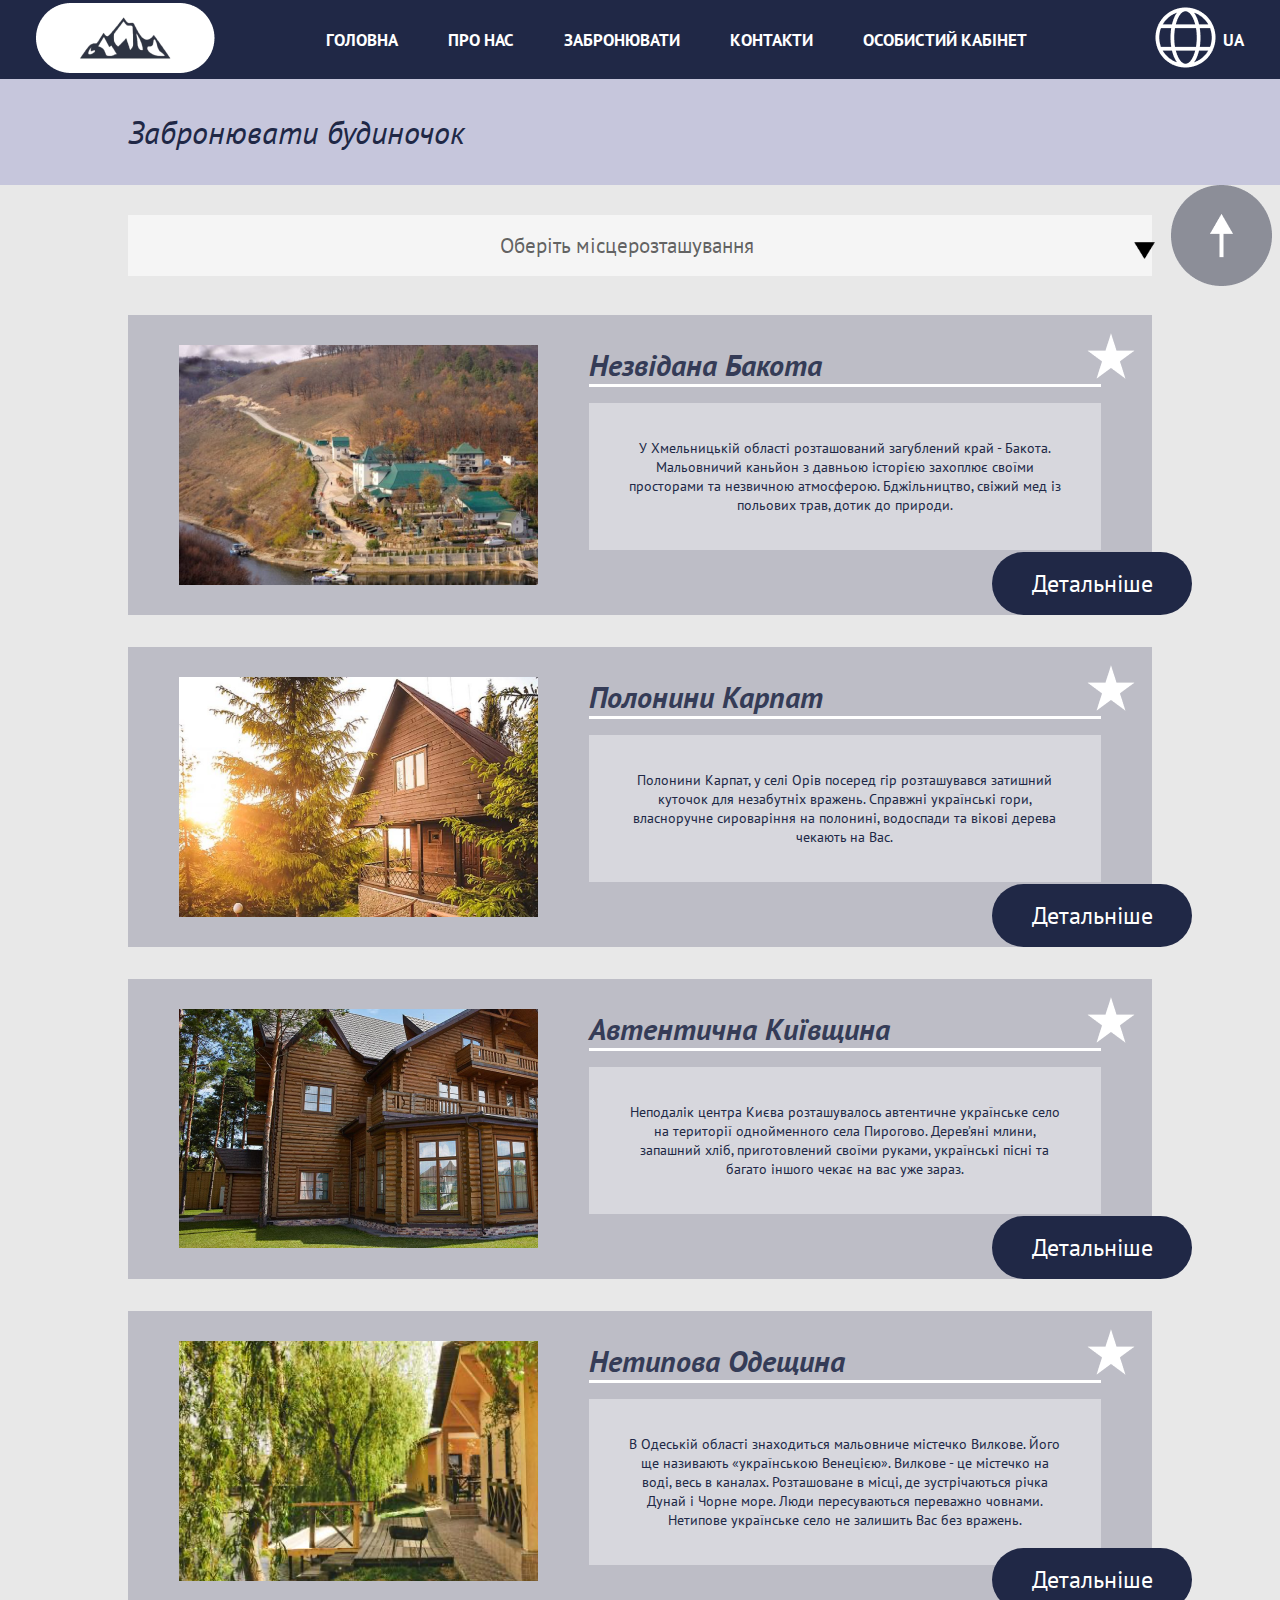
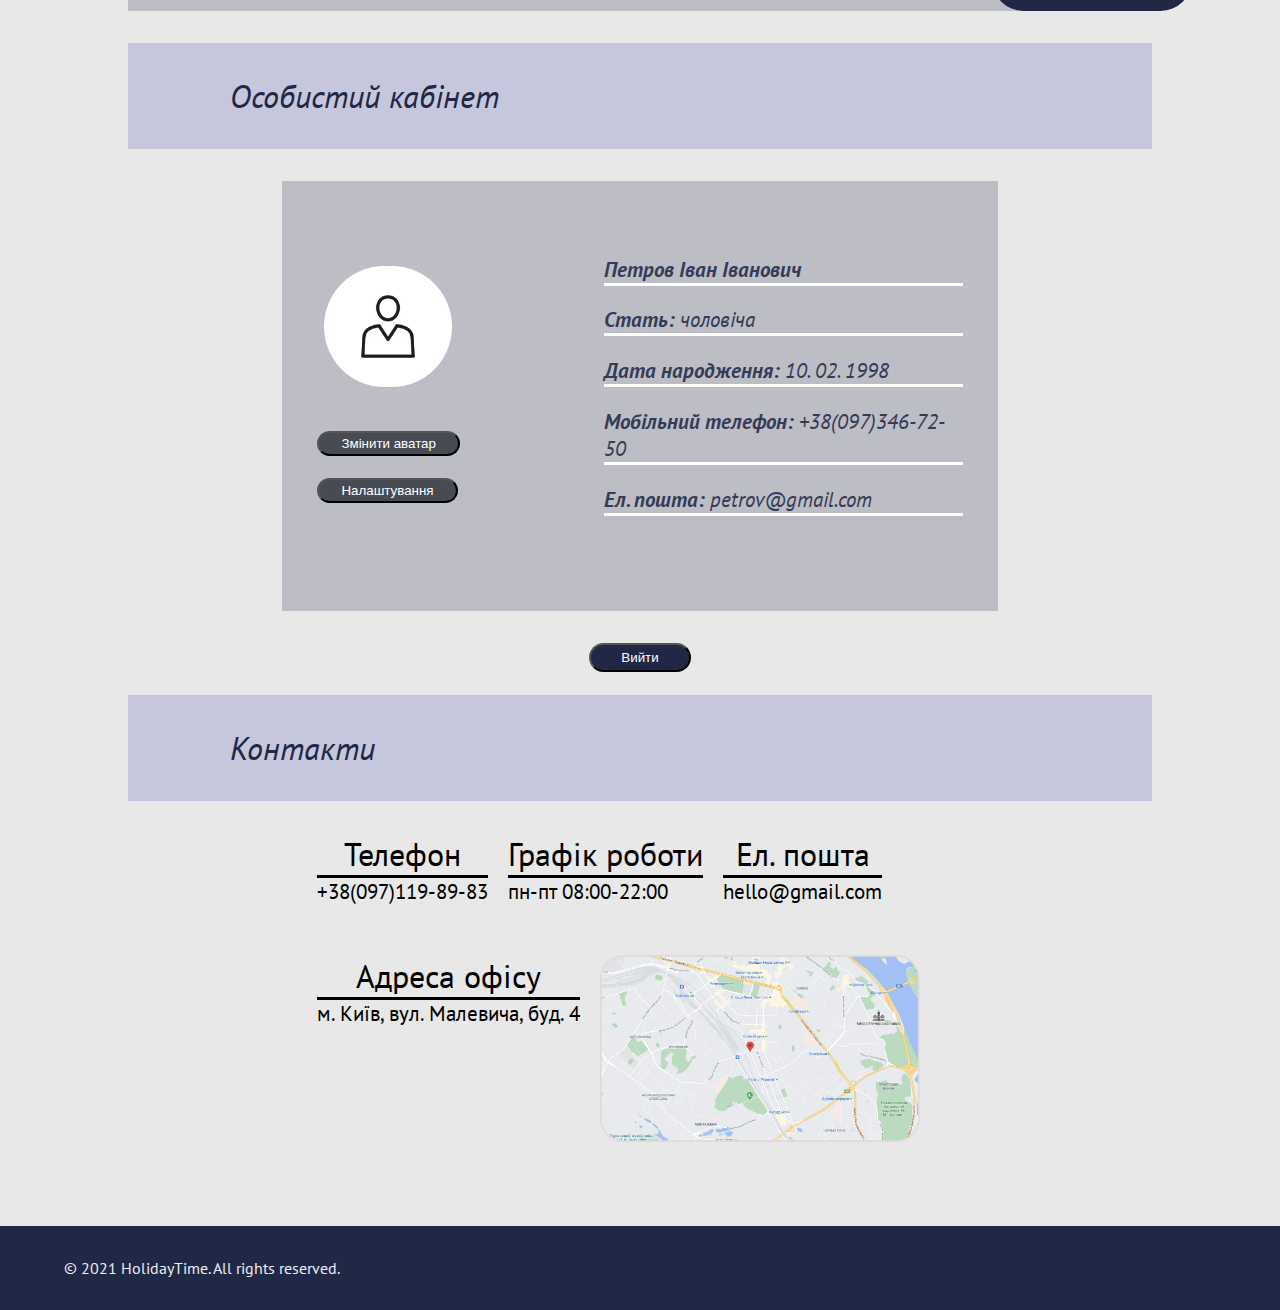
<file: homework/index.html>
<!DOCTYPE html>
<html lang="ua">
<head>
    <meta charset="UTF-8">
    <meta http-equiv="X-UA-Compatible" content="IE=edge">
    <meta name="viewport" content="width=device-width, initial-scale=1.0">
    <title>Забронювати будиночок</title>
    <link href="https://fonts.googleapis.com/css2?family=PT+Sans:ital,wght@0,400;0,700;1,400;1,700&display=swap"
        rel="stylesheet">
    <link rel="stylesheet" href="./style/style.css">
</head>
<body>
    <header>
        <div class="logo_image">
            <img src="./img/logo_img.png" alt="logo">
        </div>
        <ul class="header_sidebar">
            <li class="sidebar_title"><a class="sidebar_title_link sidebar_links" href="#">ГОЛОВНА</a></li>
            <li class="sidebar_title"><a class="sidebar_title_link sidebar_links" href="#">ПРО НАС</a></li>
            <li class="sidebar_title"><a class="sidebar_title_link sidebar_links" href="#">ЗАБРОНЮВАТИ</a></li>
            <li class="sidebar_title"><a class="sidebar_title_link sidebar_links" href="#">КОНТАКТИ</a></li>
            <li class="sidebar_title"><a class="sidebar_title_link sidebar_links" href="#">ОСОБИСТИЙ КАБІНЕТ</a></li>
        </ul>
        <div class="header_langs">
            <div class="header_lang_img">
                <img src="./img/lang_img.png" alt="lang_img">
            </div>
            <div class="lang_link">
                <ul>
                    <li> 
                    <a class="sidebar_title_link" href="#">UA</a>
                </li>
                </ul>
            </div>
        </div>
    </header>
    <div class="section_build">
        <div class="section-title-build">Забронювати будиночок</div>
    </div>
    <div class="fixed-div">
        <a class="fixed-div" href="#top">
            <img src="./img/fixet.png" alt="Якорь">
        </a>
    </div>
    <main>
        <div class="section_nav_build section_nav_build_padding">
            <div class="section_nav_link">
                Оберіть місцерозташування
                <a href="#">
                    <img class="section_nav_link_img" src="./img/img_link.png" alt="img_link">
                </a>
            </div>
            <div class="section_card">
                <div class="card_img">
                    <img src="./img/image5.png" alt="Незвідана Бакота ">
                </div>
                <div class="card_content">
                    <div class="card_content_title">
                        Незвідана Бакота
                    </div>
                    <div class="card_content_description">
                        У Хмельницькій області розташований загублений край -
                        Бакота. Мальовничий каньйон з давньою історією захоплює
                        своїми просторами та незвичною атмосферою. Бджільництво,
                        свіжий мед із польових трав, дотик до природи.
                    </div>
                    <img class="card-star" src="./img/emojione_star.png" alt="img-star">
                    <a class="card-btn" href="#">Детальніше</a>
                </div>
            </div>
            <div class="section_card">
                <div class="card_img">
                    <img src="./img/image4.png" alt="Полонини Карпат">
                </div>
                <div class="card_content">
                    <div class="card_content_title">
                        Полонини Карпат
                    </div>
                    <div class="card_content_description">
                        Полонини Карпат, у селі Орів посеред гір
                        розташувався затишний куточок для незабутніх
                        вражень. Справжні українські гори, власноручне
                        сироваріння на полонині, водоспади та
                        вікові дерева чекають на Вас.
                    </div>
                    <img class="card-star" src="./img/emojione_star.png" alt="img-star">
                    <a class="card-btn" href="#">Детальніше</a>
                </div>
            </div>
            <div class="section_card">
                <div class="card_img">
                    <img src="./img/image6.png" alt="Автентична Київщина">
                </div>
                <div class="card_content">
                    <div class="card_content_title">
                        Автентична Київщина
                    </div>
                    <div class="card_content_description">
                        Неподалік центра Києва розташувалось автентичне 
                        українське село на території однойменного села 
                        Пирогово. Дерев’яні млини, запашний хліб, приготовлений 
                        своїми руками, українські пісні та багато іншого чекає на вас уже зараз.
                    </div>
                    <img class="card-star" src="./img/emojione_star.png" alt="img-star">
                    <a class="card-btn" href="#">Детальніше</a>
                </div>
            </div>
            <div class="section_card">
                <div class="card_img">
                    <img src="./img/image7.png" alt="Нетипова Одещина">
                </div>
                <div class="card_content">
                    <div class="card_content_title">
                        Нетипова Одещина
                    </div>
                    <div class="card_content_description">
                        В Одеській області знаходиться мальовниче містечко Вилкове.
                        Його ще називають «українською Венецією». Вилкове - це містечко
                        на воді, весь в каналах. Розташоване в місці, де зустрічаються річка
                        Дунай і Чорне море. Люди пересуваються переважно човнами.
                        Нетипове українське село не залишить Вас без вражень.
                    </div>
                    <img class="card-star" src="./img/emojione_star.png" alt="img-star">
                    <a class="card-btn" href="#">Детальніше</a>
                </div>
            </div>
            <div class="section_build">
                <div class="section-title-build">Особистий кабінет</div>
            </div>
            <div class="personal-cabinet">
                <div class="personal-cabinet-ava">
                    <img class="ava_img" src="./img/ava.png" alt="ava">
                    <div class="ava-btn">
                        <button>Змінити аватар</button>
                    </div>
                    <div class="ava-btn">
                        <button>Налаштування</button>
                    </div>
                </div>
                <div class="personal-cabinet_description">
                    <div class="cabinet_description">
                        Петров Іван Іванович
                    </div>
                    <div class="cabinet_description">
                        Стать: <span>чоловіча</span>
                    </div>
                    <div class="cabinet_description">
                        Дата народження: <span>10. 02. 1998</span>
                    </div>
                    <div class="cabinet_description">
                        Мобільний телефон: <span>+38(097)346-72-50</span>
                    </div>
                    <div class="cabinet_description">
                        Ел. пошта: <span>petrov@gmail.com</span>
                    </div>
                </div>
            </div>
            <div class="persinal_btn">
                <button>Вийти</button>
            </div>
            <div class="section_build">
                <div class="section-title-build">Контакти</div>
            </div>
            <footer>
                <div>
                    <div class="footer_title">
                        Телефон
                    </div>
                    <div class="footer__description">
                        +38(097)119-89-83
                    </div>
                </div>
                <div>
                    <div class="footer_title">
                        Графік роботи
                    </div>
                    <div class="footer__description">
                        <span>пн-пт</span> 08:00-22:00
                    </div>
                </div>
                <div>
                    <div class="footer_title">
                        Ел. пошта
                    </div>
                    <div class="footer__description">
                        hello@gmail.com
                    </div>
                </div>
                <div>
                    <div class="footer_title">
                        Адреса офісу
                    </div>
                    <div class="footer__description">
                        м. Київ, вул. Малевича, буд. 4
                    </div>
                </div>
                <div>
                    <img class="footer_img" src="./img/map.png" alt="map">
                </div>
            </footer>
        </div>
        <div class="footer-footer">
            © 2021 HolidayTime. All rights reserved.
        </div>
    </main>
</body>
</html>
</file>
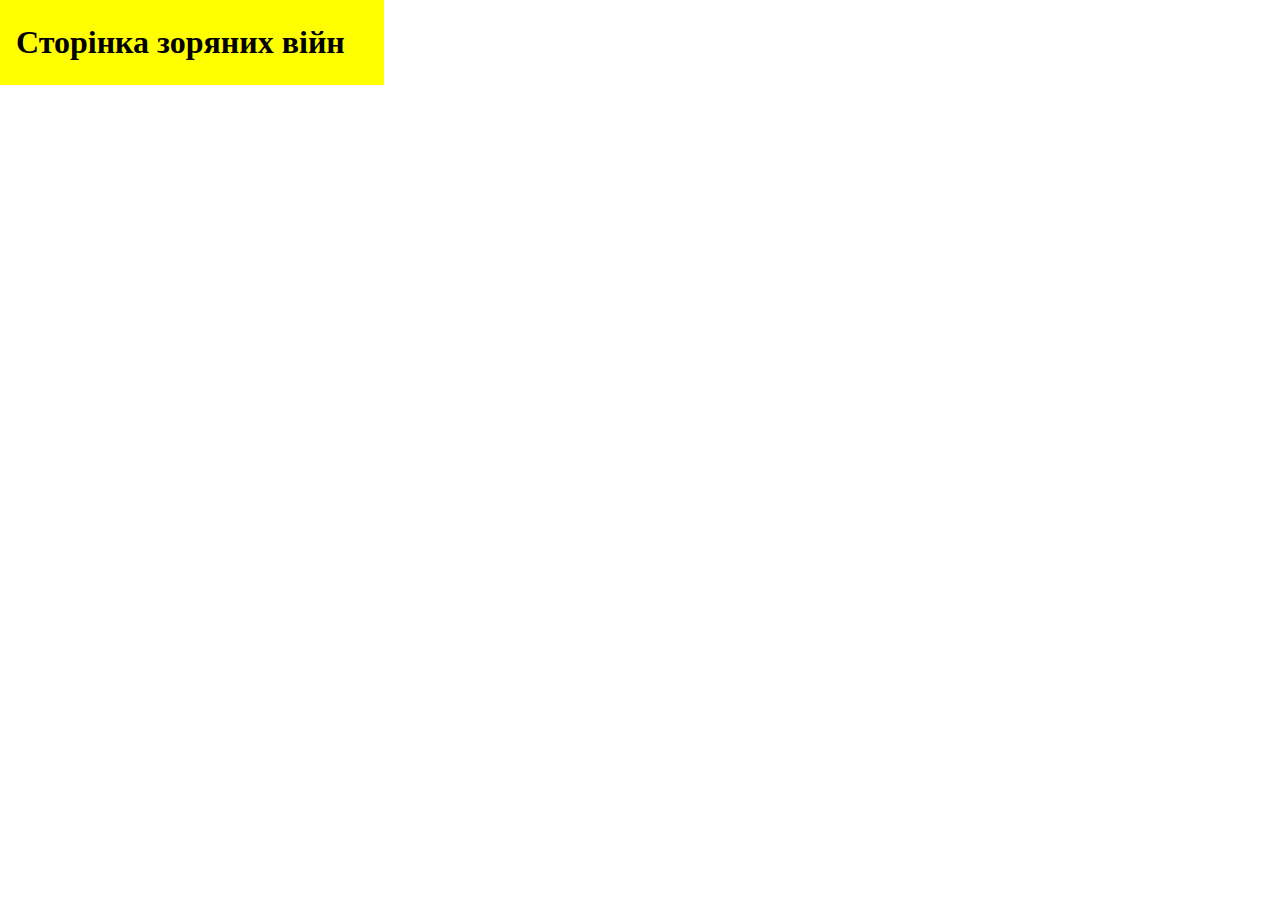
<file: Project CW/index.html>
<!DOCTYPE html>
<html lang="en">
<head>
    <meta charset="UTF-8">
    <meta http-equiv="X-UA-Compatible" content="IE=edge">
    <meta name="viewport" content="width=device-width, initial-scale=1.0">
    <title>Задачі за 15.10</title>
    <link rel="stylesheet" href="./style/style.css">
</head>
<body>
    <nav>
        <ul>
            <li>
                <a href="./starwar/index.html">Сторінка зоряних війн</a>
            </li>
        </ul>
    </nav>
</body>
</html>
</file>
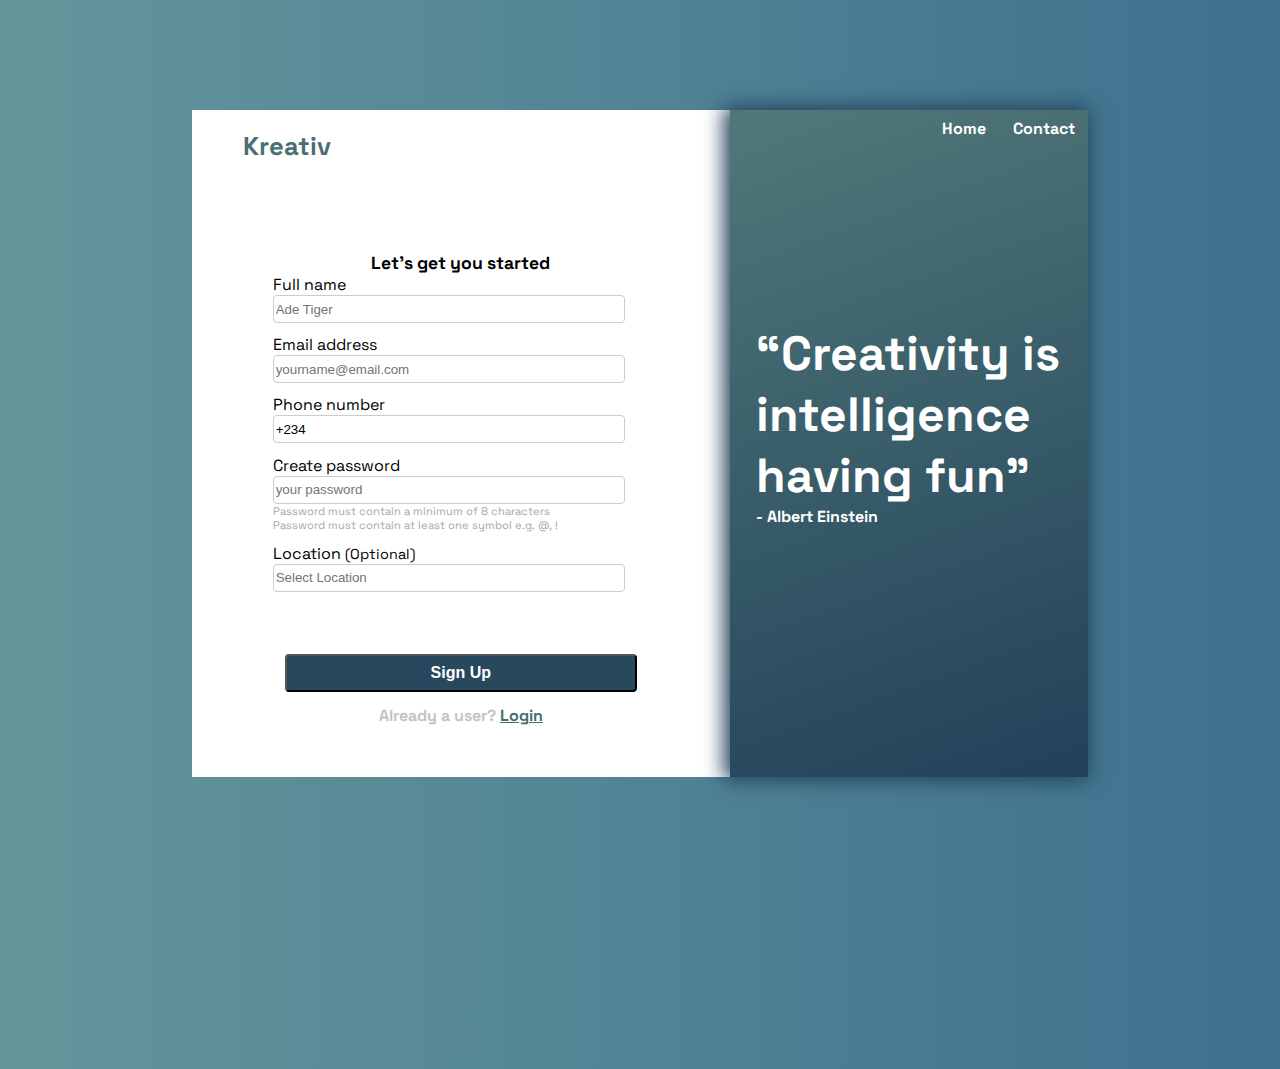
<file: Homework_2(3)/HW - 6/index.html>
<!DOCTYPE html>
<html lang="en">
<head>
    <meta charset="UTF-8">
    <meta http-equiv="X-UA-Compatible" content="IE=edge">
    <meta name="viewport" content="width=device-width, initial-scale=1.0">
    <title>HW 6</title>
    <link href="https://fonts.googleapis.com/css2?family=Space+Grotesk:wght@400;700&display=swap" rel="stylesheet">
    <link rel="stylesheet" href="./style/style.css">
</head>
<body>
    <div class="parent">
        <div class="child">
            <div class="child_form">
                <div class="child_form_logo">
                    Kreativ
                </div>
                <div class="child_form_title">
                    Let’s get you started
                </div>
                <form autocomplete="on">
                    <div class="form_type">
                        <div class="form_title">
                            Full name
                        </div>
                        <input class="form_input" type="text" placeholder="Ade Tiger">
                    </div>
                    <div class="form_type">
                        <div class="form_title">
                            Email address
                        </div>
                        <input class="form_input" type="email"  placeholder="yourname@email.com">
                    </div>
                    <div class="form_type">
                        <div class="form_title">
                            Phone number
                        </div>
                        <input class="form_input" type="tel" placeholder="+234 800 2738 9700" value="+234">
                    </div>
                    <div class="form_type">
                        <div class="form_title">
                            Create password
                        </div>
                        <input class="form_input" type="password" placeholder="your password">
                        <div class="form_input_rules">Password must contain a minimum of 8 characters</div>
                        <div class="form_input_rules">Password must contain at least one symbol e.g. @, !</div>
                    </div>
                    <div class="form_type">
                        <div class="form_title">
                            Location <span>(Optional)</span>
                        </div>
                        <input class="form_input" type="text" list="metro" placeholder="Select Location" />
                        <datalist id="metro">
                            <option value="Синяя ветка">
                            <option value="Теремки">
                        </datalist>        
                    </div>
                    <div class="form_btn">
                        <button>Sign Up</button>
                    </div>
                </form>
                <div class="form_footer">
                    Already a user? <a href="#">Login</a>
                </div>
            </div>
            <div class="child_content">
                <div class="child_content_title">
                    <div class="child_content_childs1"><a href="#">Home</a></div>
                    <div class="child_content_childs2"><a href="#">Contact</a></div>
                </div>
                <div class="child_content_quotation-width">
                    <div class="child_content_quotation">
                        “Creativity is intelligence having fun”
                    </div>
                    <div class="child_content_quotation_name">
                        - Albert Einstein
                    </div>
                </div>
            </div>
        </div>
    </div>
</body>
</html>
</file>
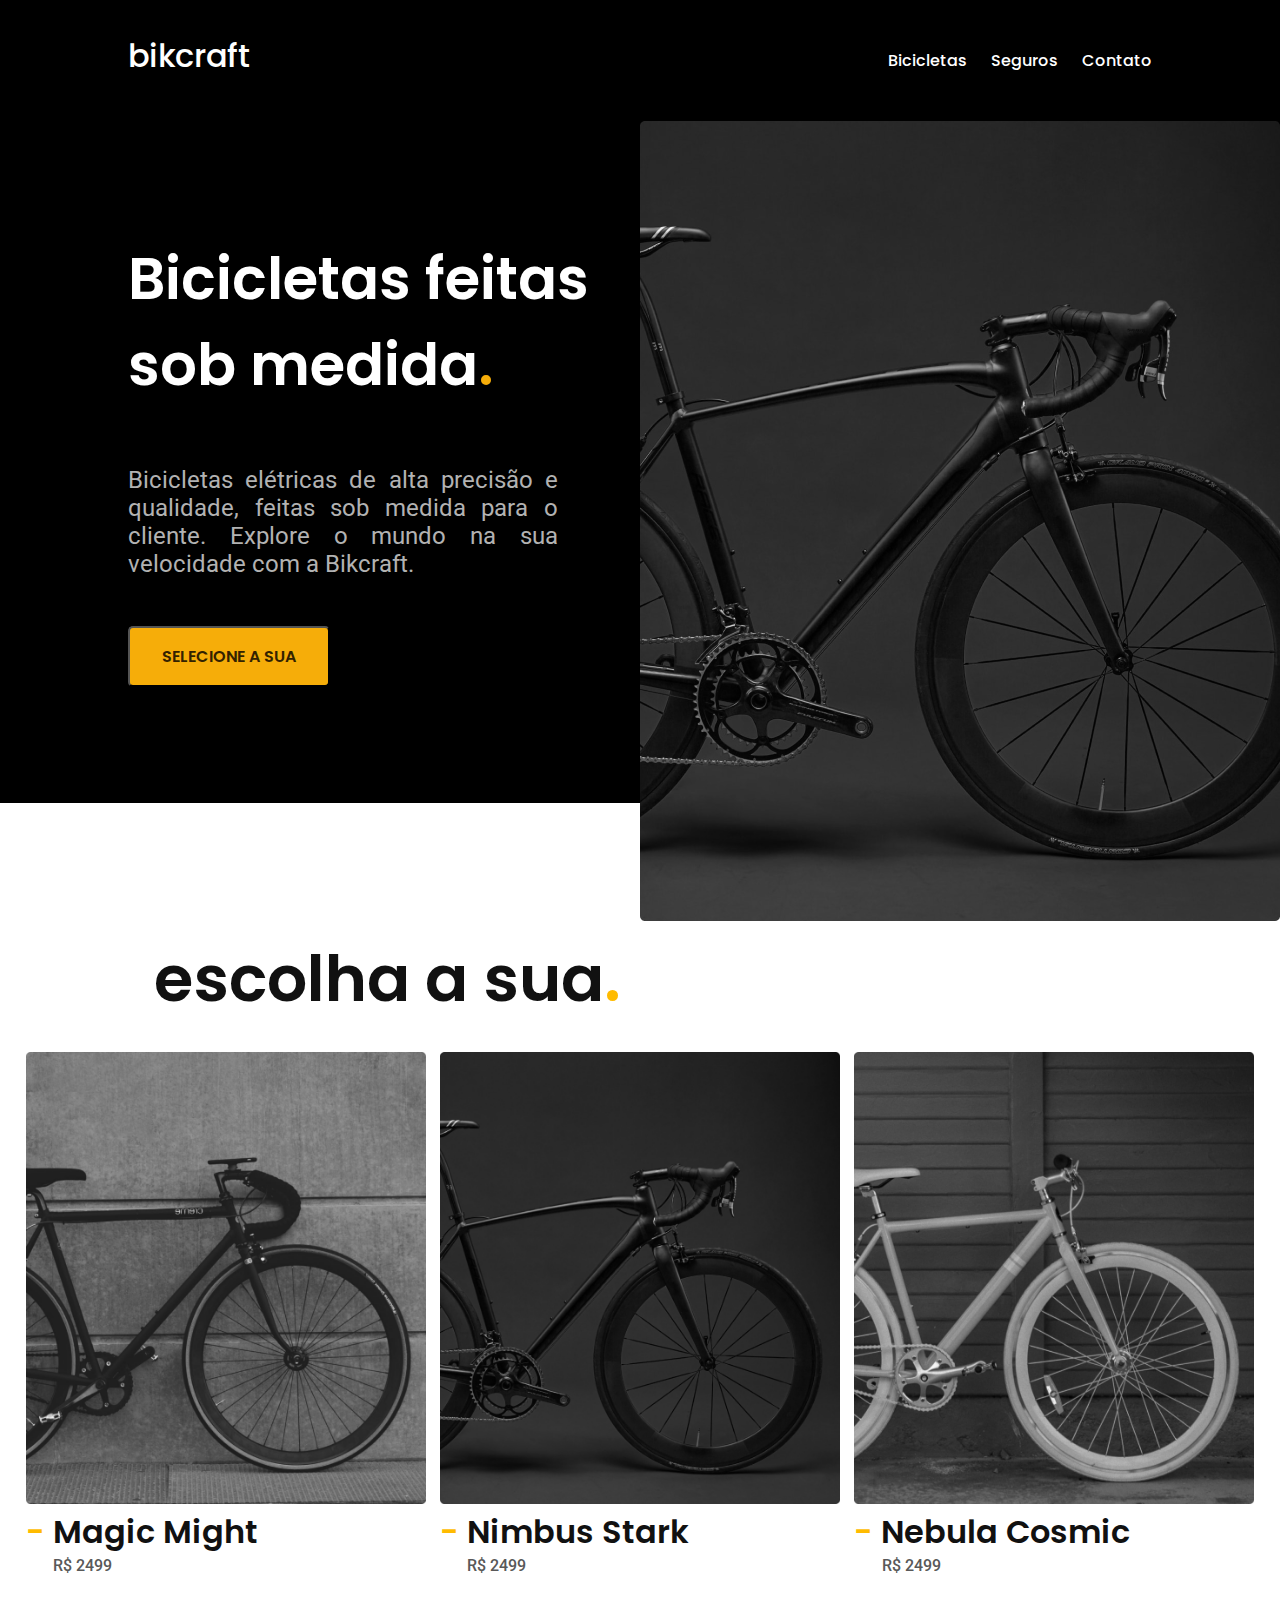
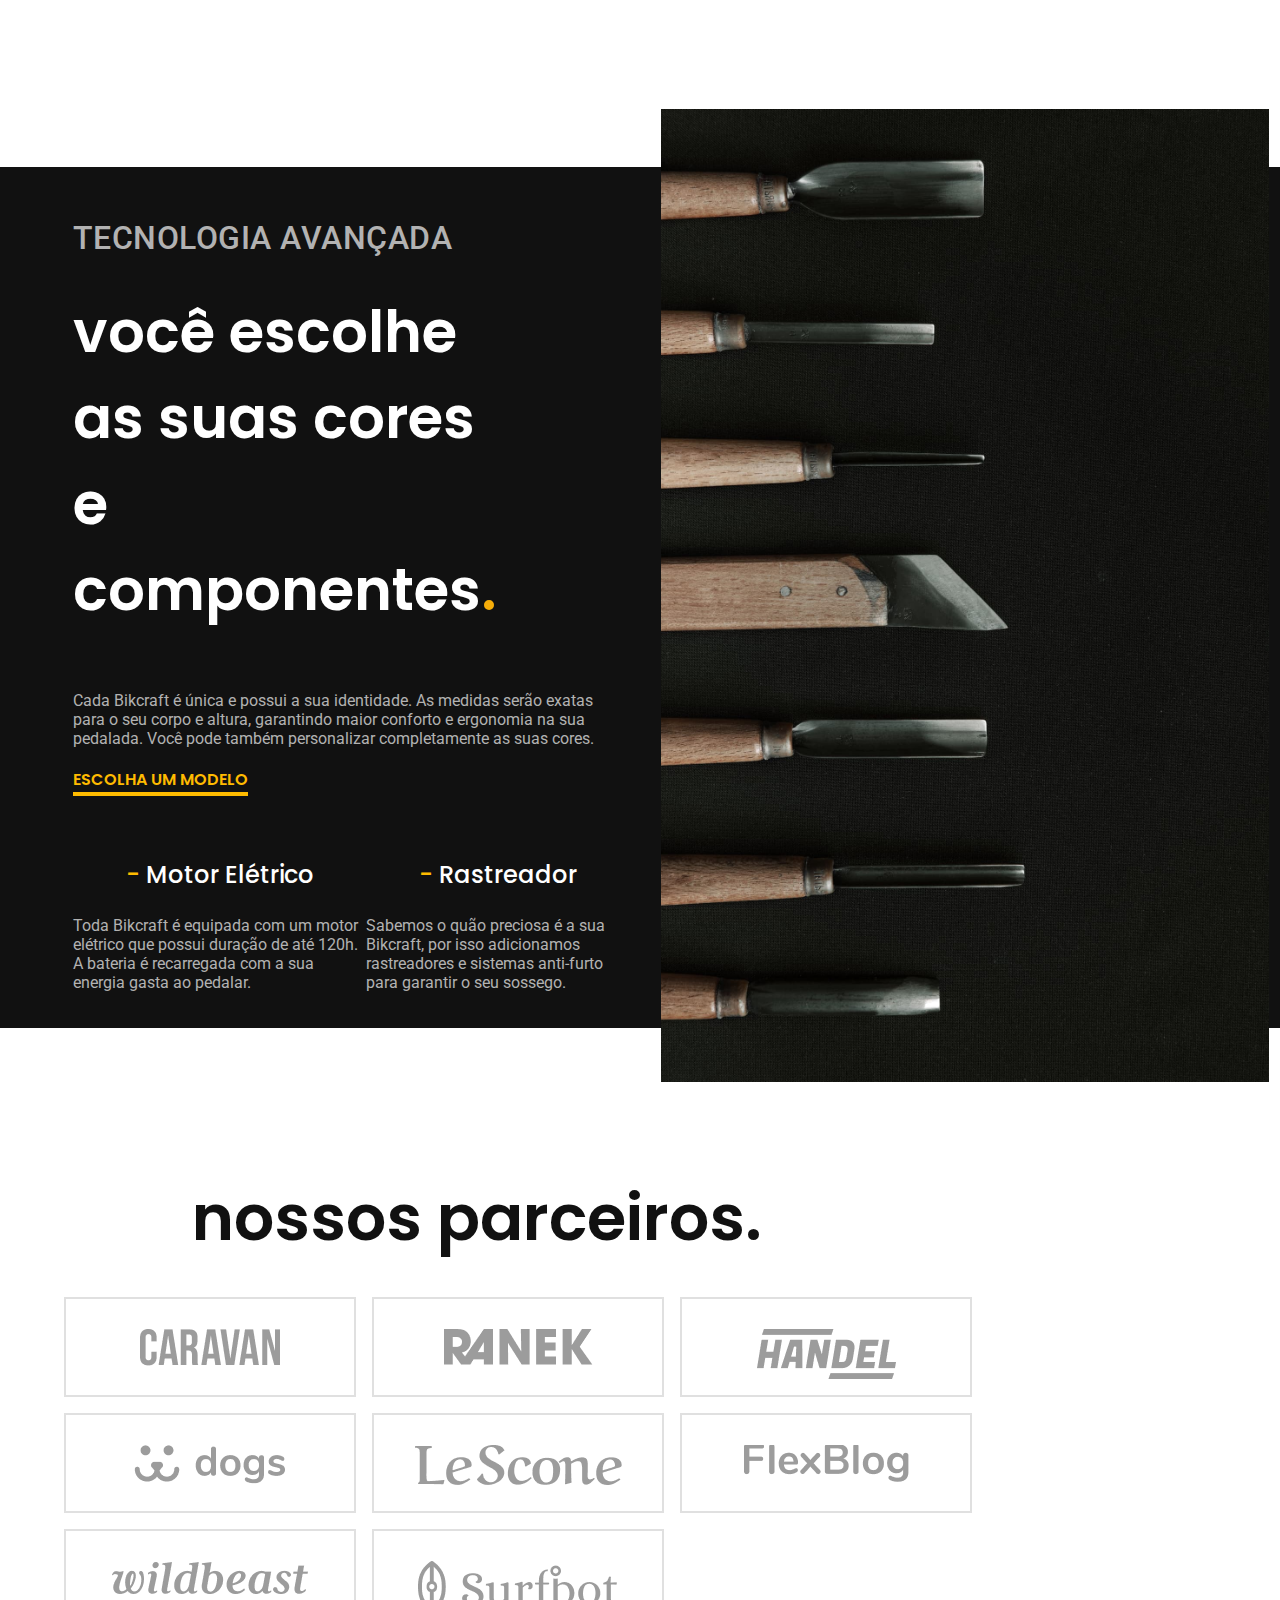
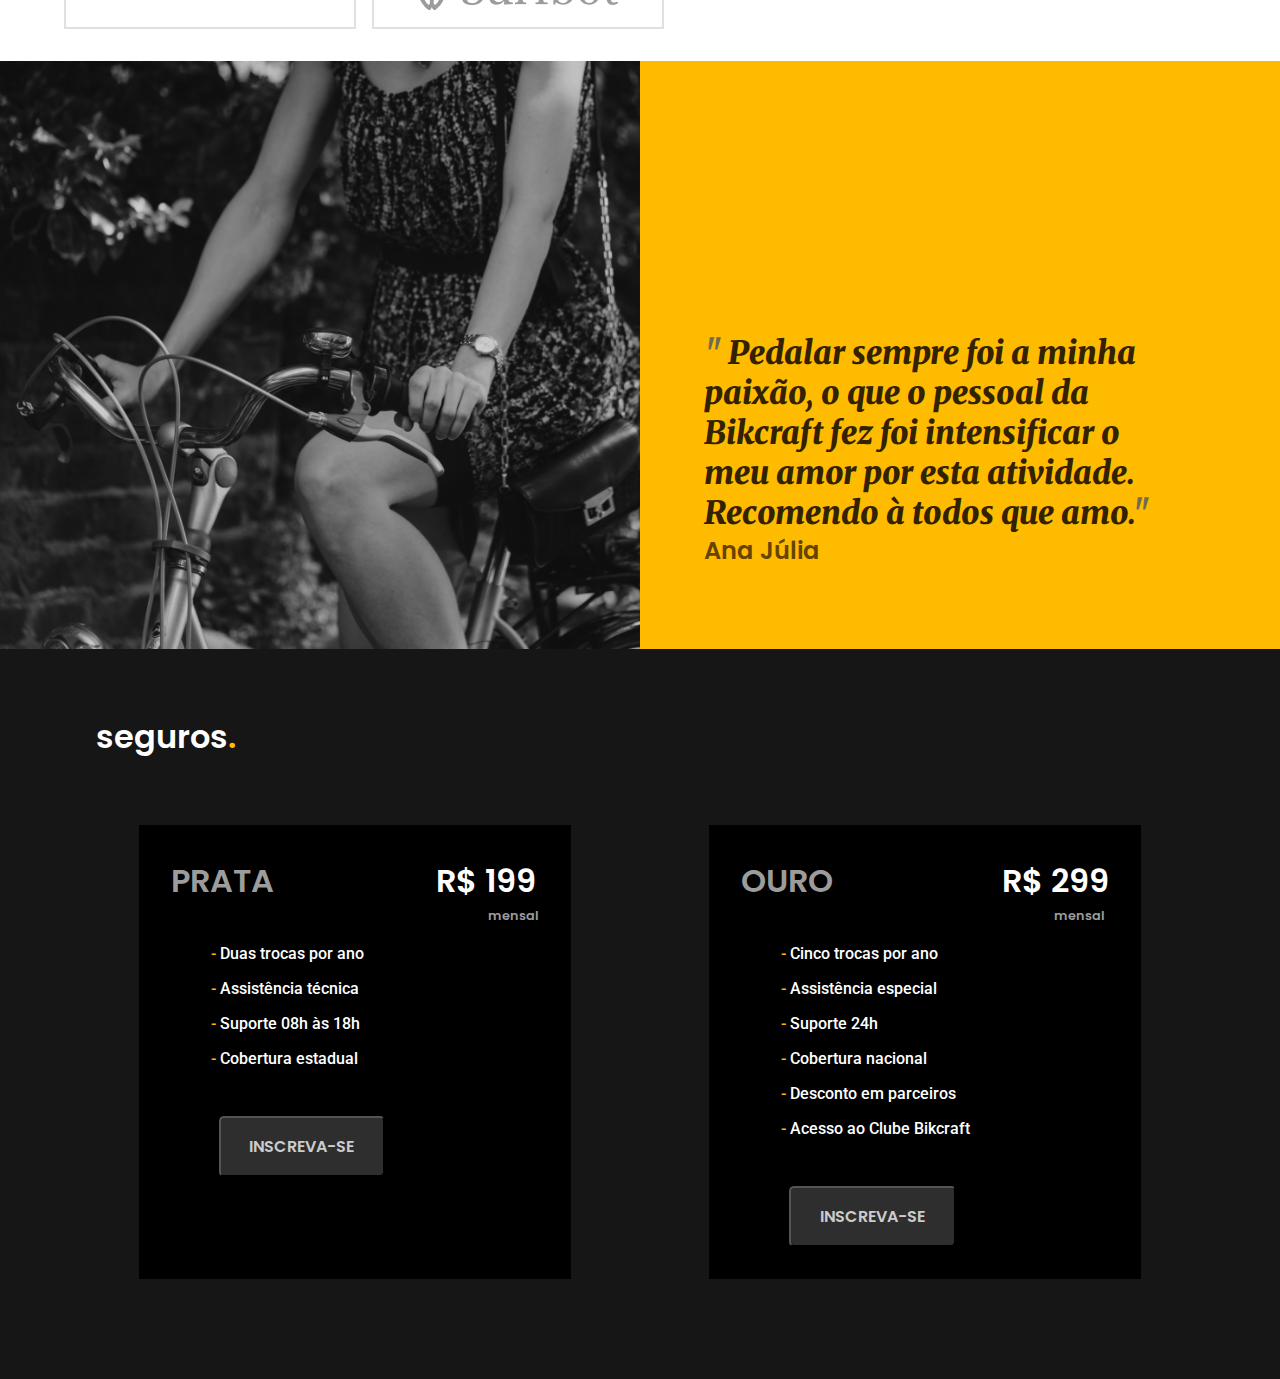
<file: Homework_2(3)/HW 5 800 - 1400/index.html>
<!DOCTYPE html>
<html lang="en">
<head>
    <meta charset="UTF-8">
    <meta http-equiv="X-UA-Compatible" content="IE=edge">
    <meta name="viewport" content="width=device-width, initial-scale=1.0">
    <title>Bicycle</title>
    <link
        href="https://fonts.googleapis.com/css2?family=Merriweather:ital,wght@1,900&family=Poppins:wght@500;600&family=Roboto:wght@400;500&display=swap"
        rel="stylesheet">
    <link rel="stylesheet" href="./style/style.css">
</head>
<body>
    <div class="content">
        <header>
            <div class="header-top">
                <div class="header-logo">bikcraft</div>
                <div class="header-sidebar">
                    <ul>
                        <li class="header-sidebar-li"><a href="#" class="header-sidebar-li-link">Bicicletas</a></li>
                        <li class="header-sidebar-li"><a href="#" class="header-sidebar-li-link">Seguros</a></li>
                        <li class="header-sidebar-li"><a href="#" class="header-sidebar-li-link">Contato</a></li>
                    </ul>
                </div>
            </div>
            <div class="header-content">
                <div class="header-content-left">
                    <div class="header-content-title">
                        Bicicletas feitas
                        sob medida<span>.</span>
                    </div>
                    <div class="header-content-description">
                        Bicicletas elétricas de alta precisão e 
                        qualidade, feitas sob medida para o 
                        cliente. Explore o mundo na sua velocidade
                        com a Bikcraft.
                    </div>
                    <div class="header-content-btn">
                        <button>SELECIONE A SUA</button>
                    </div>
                </div>
                <div class="header-content-img">
                    <img class="header-content-img-bicecle" src="./img/velo.png" alt="img">
                </div>
            </div>
        </header>
        <section>
            <div class="section_bar">
                <div class="section_bar_title">escolha a sua<span>.</span></div>
                <div class="section_bar_flex">
                    <div class="section_bar_flex_icons"><a class="section_bar_flex_icons_link" href="#">
                        <img class="section_bar_flex_icons_bicycle" src="./img/Bicycle_1.png" alt="image">
                        <div class="section_bar_flex_icons_description">
                            <span>-</span> Magic Might
                        </div>
                        <div class="section_bar_flex_icons_cost">
                            R$ 2499
                        </div>
                    </div></a>
                    <div class="section_bar_flex_icons"><a class="section_bar_flex_icons_link" href="#">
                        <img class="section_bar_flex_icons_bicycle" src="./img/bicycle_2.png" alt="image">
                        <div class="section_bar_flex_icons_description">
                            <span>-</span> Nimbus Stark
                        </div>
                        <div class="section_bar_flex_icons_cost">
                            R$ 2499
                        </div>
                    </div></a>
                    <div class="section_bar_flex_icons"><a class="section_bar_flex_icons_link" href="#">
                        <img class="section_bar_flex_icons_bicycle" src="./img/bicycle_3.png" alt="image">
                        <div class="section_bar_flex_icons_description">
                            <span>-</span> Nebula Cosmic
                        </div>
                        <div class="section_bar_flex_icons_cost">
                            R$ 2499
                        </div>
                    </div></a>
                </div>
            </div>
        </section>
        <section>
            <div class="tools">
                <div class="tools_width">
                    <div class="tools_title">
                        Tecnologia Avançada
                    </div>
                    <div class="tools_title-bold">você escolhe
                        as suas cores
                        e componentes<span>.</span>
                    </div>
                    <div class="tools-description">Cada Bikcraft é única e possui a sua identidade. 
                        As medidas serão exatas para o seu corpo e altura, 
                        garantindo maior conforto e ergonomia na sua pedalada. 
                        Você pode também personalizar completamente as suas cores.
                    </div>
                    <div class="tools_title_orange">ESCOLHA UM MODELO</div>
                    <div class="tools-footer">
                        <div class="tools-footer-flex">
                            <div class="tools-footer-flex_title"><span>-</span> Motor Elétrico</div>
                            <div class="tools-footer-flex_description">Toda Bikcraft é equipada com um motor 
                                elétrico que possui duração de até 120h. 
                                A bateria é recarregada com a sua energia
                                gasta ao pedalar.
                            </div>
                        </div>
                        <div class="tools-footer-flex">
                            <div class="tools-footer-flex_title"><span>-</span> Rastreador</div>
                            <div class="tools-footer-flex_description">Sabemos o quão preciosa é a sua 
                                Bikcraft, por isso adicionamos rastreadores e sistemas anti-furto 
                                para garantir o seu sossego.
                            </div>
                        </div>
                    </div>
                </div>
                <div class="tools-image">
                    <img class="tools-image_img" src="./img/diferencial1.png" alt="image">
                </div>
            </div>
        </section>
        <section>
            <div class="lable">
                <div class="lable_title">nossos parceiros.</div>
                <div class="lable_border">
                    <div class="lable_border_image">
                        <img class="lable_border_image_img" src="./img/caravan1.png" alt="image">
                    </div>
                    <div class="lable_border_image">
                        <img class="lable_border_image_img" src="./img/ranek1.png" alt="image">
                    </div>
                    <div class="lable_border_image">
                        <img class="lable_border_image_img" src="./img/handel1.png" alt="image">
                    </div>
                    <div class="lable_border_image">
                        <img class="lable_border_image_img" src="./img/dogs1.png" alt="image">
                    </div>
                    <div class="lable_border_image">
                        <img class="lable_border_image_img" src="./img/lescone1.png" alt="image">
                    </div>
                    <div class="lable_border_image">
                        <img class="lable_border_image_img" src="./img/flexblog1.png" alt="image">
                    </div>
                    <div class="lable_border_image">
                        <img class="lable_border_image_img" src="./img/wildbeast1.png" alt="image">
                    </div>
                    <div class="lable_border_image">
                        <img class="lable_border_image_img" src="./img/surfbot1.png" alt="image">
                    </div>
                </div>
            </div>
        </section>
        <section>
            <div class="sayings">
                <div class="sayings-image">
                    <img class="sayings-img" src="./img/depoimento.png" alt="image">
                </div>
                <div class="sayings-description">
                    <div class="sayings-description-title">
                        <span>"</span> Pedalar sempre foi a minha paixão, o que o pessoal da Bikcraft
                        fez foi intensificar o meu amor por esta atividade.
                        Recomendo à todos que amo.<span>"</span>
                    </div>
                    <div class="sayings-description-name">Ana Júlia</div>
                </div>
            </div>
        </section>
        <section>
            <div class="section-price">
                <div class="section-price-title">seguros<span>.</span></div>
                <div class="section-price-flex">
                    <div class="section-prise_blocks">
                        <div class="section-prise-cost">
                            <div class="section-prise-cist-title">PRATA</div>
                            <div>
                                <div class="section-prise-cist-prise">R$ 199</div>
                                <dov class="section-prise-cist-description">mensal</dov>
                            </div>
                        </div>
                        <div class="section-prise_blocks-list">
                            <ul>
                                <li><span>-</span> Duas trocas por ano</li>
                                <li><span>-</span> Assistência técnica</li>
                                <li><span>-</span> Suporte 08h às 18h</li>
                                <li><span>-</span> Cobertura estadual</li>
                            </ul>
                        </div>
                        <div class="section-price-btn">
                            <button>INSCREVA-SE</button>
                        </div>
                    </div>
                    <div class="section-prise_blocks">
                        <div class="section-prise-cost">
                            <div class="section-prise-cist-title">OURO</div>
                            <div>
                                <div class="section-prise-cist-prise">R$ 299</div>
                                <dov class="section-prise-cist-description">mensal</dov>
                            </div>
                        </div>
                        <div class="section-prise_blocks-list">
                            <ul>
                                <li><span>-</span> Cinco trocas por ano</li>
                                <li><span>-</span> Assistência especial</li>
                                <li><span>-</span> Suporte 24h</li>
                                <li><span>-</span> Cobertura nacional</li>
                                <li><span>-</span> Desconto em parceiros</li>
                                <li><span>-</span> Acesso ao Clube Bikcraft</li>
                            </ul>
                        </div>
                        <div class="section-price-btn">
                            <button>INSCREVA-SE</button>
                        </div>
                        </div>
                    </div>
                </div>
            </div>
        </section>
    </div>
</body>
</html>
</file>
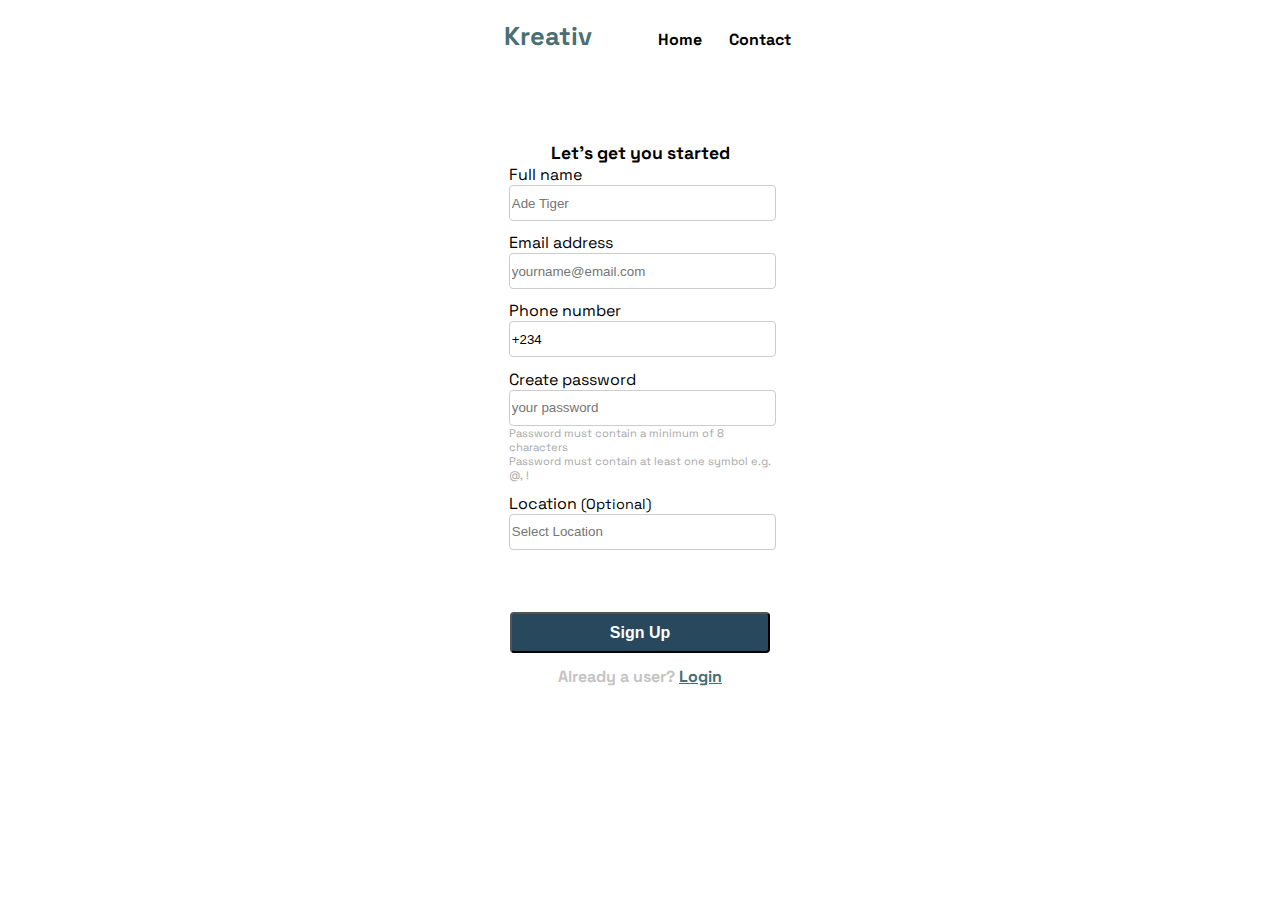
<file: Homework_2(3)/iphone 11 pro/index.html>
<!DOCTYPE html>
<html lang="en">
<head>
    <meta charset="UTF-8">
    <meta http-equiv="X-UA-Compatible" content="IE=edge">
    <meta name="viewport" content="width=device-width, initial-scale=1.0">
    <title>Iphone 11 Pro</title>
    <link href="https://fonts.googleapis.com/css2?family=Space+Grotesk:wght@400;700&display=swap" rel="stylesheet">
    <link rel="stylesheet" href="./style/style.css">
</head>
<body>
    <div class="parent">
        <div class="child_form">
            <div class="child_form-logo_title">
                <div class="child_form_logo">
                    Kreativ
                </div>
                <div class="child_content_title_padding">
                    <div class="child_content_title">
                        <div class="child_content_childs1"><a href="#">Home</a></div>
                        <div class="child_content_childs2"><a href="#">Contact</a></div>
                    </div>
                </div>
            </div>
            
            <div class="child_form_title">
                Let’s get you started
            </div>
            <form autocomplete="on">
                <div class="form_type">
                    <div class="form_title">
                        Full name
                    </div>
                    <input class="form_input" type="text" placeholder="Ade Tiger">
                </div>
                <div class="form_type">
                    <div class="form_title">
                        Email address
                    </div>
                    <input class="form_input" type="email" placeholder="yourname@email.com">
                </div>
                <div class="form_type">
                    <div class="form_title">
                        Phone number
                    </div>
                    <input class="form_input" type="tel" placeholder="+234 800 2738 9700" value="+234">
                </div>
                <div class="form_type">
                    <div class="form_title">
                        Create password
                    </div>
                    <input class="form_input" type="password" placeholder="your password">
                    <div class="form_input_rules">Password must contain a minimum of 8 characters</div>
                    <div class="form_input_rules">Password must contain at least one symbol e.g. @, !</div>
                </div>
                <div class="form_type">
                    <div class="form_title">
                        Location <span>(Optional)</span>
                    </div>
                    <input class="form_input" type="text" list="metro" placeholder="Select Location" />
                    <datalist id="metro">
                        <option value="Синяя ветка">
                        <option value="Теремки">
                    </datalist>
                </div>
                <div class="form_btn">
                    <button>Sign Up</button>
                </div>
            </form>
            <div class="form_footer">
                Already a user? <a href="#">Login</a>
            </div>
        </div>
    </div>
</body>
</html>
</file>
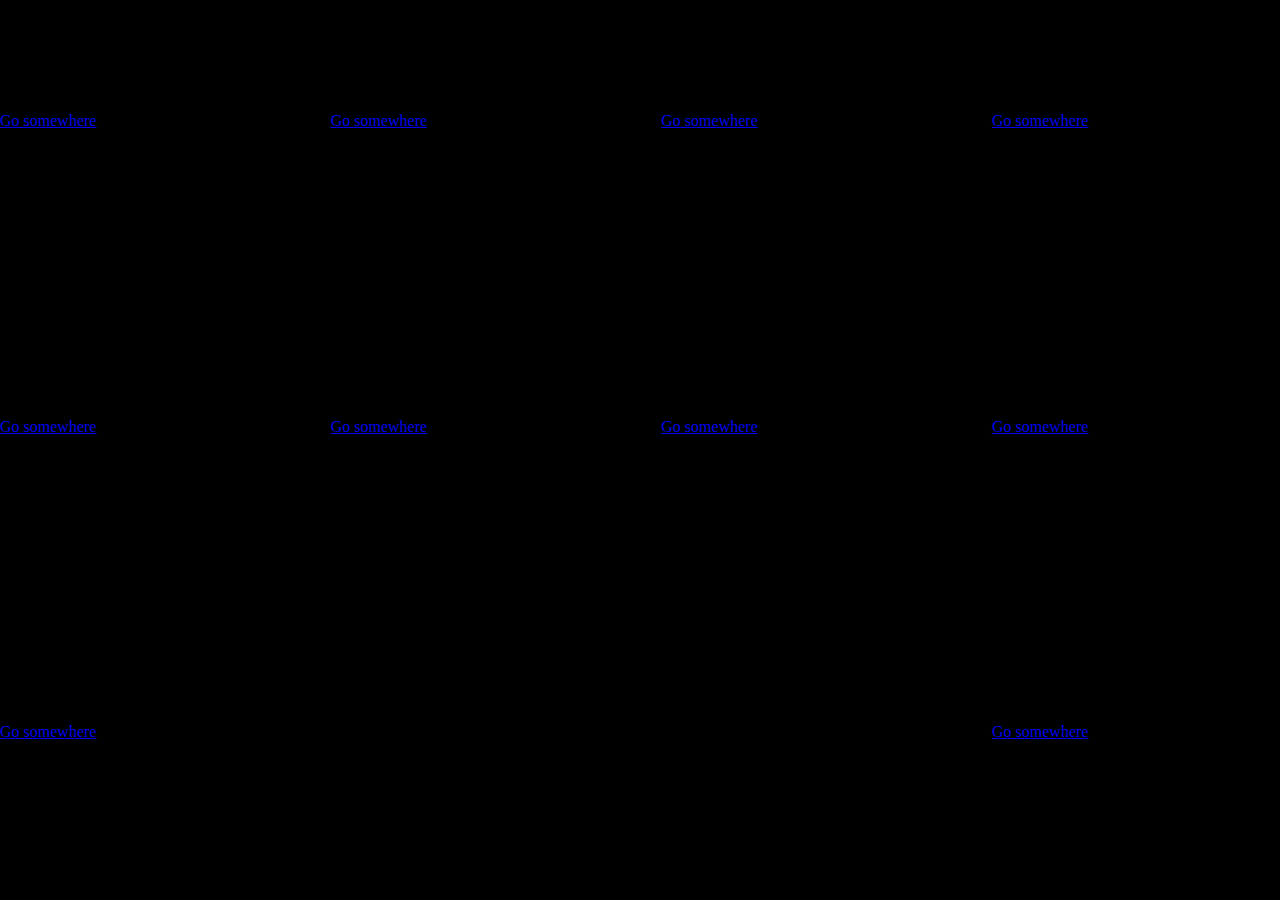
<file: Project CW/starwar/index.html>
<!DOCTYPE html>
<html lang="en">
<head>
    <meta charset="UTF-8">
    <meta http-equiv="X-UA-Compatible" content="IE=edge">
    <meta name="viewport" content="width=device-width, initial-scale=1.0">
    <title>Сторінка зоряних війн</title>
    <link rel="stylesheet" href="https://cdn.jsdelivr.net/npm/bootstrap@4.6.2/dist/css/bootstrap.min.css"
        integrity="sha384-xOolHFLEh07PJGoPkLv1IbcEPTNtaed2xpHsD9ESMhqIYd0nLMwNLD69Npy4HI+N" crossorigin="anonymous">
    <link rel="stylesheet" href="../style/style.css">
</head>
<body>
    <div class="star_container" id="star_container"></div>
    <script src="../code/data_swapi.js"></script>
    <script src="../code/starwar.js"></script>
    <script src="https://cdn.jsdelivr.net/npm/jquery@3.5.1/dist/jquery.slim.min.js"
        integrity="sha384-DfXdz2htPH0lsSSs5nCTpuj/zy4C+OGpamoFVy38MVBnE+IbbVYUew+OrCXaRkfj"
        crossorigin="anonymous"></script>
    <script src="https://cdn.jsdelivr.net/npm/bootstrap@4.6.2/dist/js/bootstrap.bundle.min.js"
        integrity="sha384-Fy6S3B9q64WdZWQUiU+q4/2Lc9npb8tCaSX9FK7E8HnRr0Jz8D6OP9dO5Vg3Q9ct"
        crossorigin="anonymous"></script>
</body>
</html>
</file>
<file: classwork_3/style/style.css>
body{
    margin: 0;
    padding: 0;
}

.header {
    max-width: 1024px;
    margin: 0 auto;
    
}

.header_div {
    margin-top: 23px;
}

.header__text {
    font-family: 'KingsBureauGrot';
    font-style: normal;
    font-weight: 700;
    font-size: 20px;
    line-height: 25px;
    letter-spacing: 0.25px;
    color: #000000;
    margin-bottom: 18px;
}

.header_image {
    margin-bottom: 24px;
}

.header_p {
    font-family: 'Open Sans';
    font-style: normal;
    font-weight: 400;
    font-size: 14px;
    line-height: 24px;
    letter-spacing: -0.025em;
    color: #333333;
}

.header_text_center {
    text-align: center;
}

.header_text_right {
    text-align: right;
}

.header__text_bottom {
    margin-bottom: 0;
}

.header_image_center {
    text-align: center;
}

.header_image_p_bottom {
    margin: 0;
    text-align: center;
}

.header_image_border {
    border: 1px solid #8B9296;
    width: 398px;
}
</file>
<file: classwork_4/style/style.css>
body {
    margin: 0;
    padding: 0;
    font-family: 'DM Sans', sans-serif;
    font-family: 'Inika', serif;
    font-family: 'Inter', sans-serif;
    font-family: 'M PLUS 1', sans-serif;
    font-family: 'Marcellus SC', serif;
    font-family: 'Montserrat', sans-serif;
}

.title_font {
    font-family: 'M PLUS 1';
    font-style: normal;
    font-weight: 400;
    font-size: 48px;
    line-height: 70px;
    letter-spacing: 0.1em;
    color: #3E45E8;
}

.header {
    text-align: center;
    width: 100%;
    height: 110px;
    padding: 25px 0;
    box-sizing: border-box;
}

.header_span {
    color: #E8C23E;
}

.section1_image {
    background-image: url(../img/image\ 1.png);
    background-repeat: no-repeat;
    height: 803px;
    background-size: cover;
    padding-top: 218px;
    box-sizing: border-box;
    padding-left: 80px;
    height: 852px;
    margin-bottom: 72px;
}

.section1_flag {
    box-sizing: border-box;
    padding-left: 59px;
    background-repeat: no-repeat;
    height: 272px;
    font-family: 'Inika';
    font-style: normal;
    font-weight: 700;
    font-size: 44px;
    color: #FFFFFF;
    width: 890px; 
    background-image: url(../img/flag.png);
}

.main {
    margin: 0 80px 74px;
}

.h1 {
    font-family: 'Inika';
    font-style: normal;
    font-weight: 700;
    font-size: 40px;
    line-height: 157.3%;
    
}

.line {
    border-bottom: 5px solid #33B8F1;
    width: 402px;
    margin-bottom: 33px;
}

.card_flex {
    display: flex;
    justify-content: space-between;
}

.card {
    /* width: 391px; */
    width: 32.9%;
    height: 481px;
    border: 1px solid black;
    border-radius: 30px;
    box-shadow: 0px 14px 14px rgb(0 0 0 / 50%);
    overflow: hidden;
    border: none;
}

.card__image {
    width: 100%;
}

.card_title {
    font-family: 'Inika';
    font-style: normal;
    font-weight: 700;
    font-size: 24px;
    line-height: 157.3%;
    color: #1E8DF2;
    padding: 14px 0 16px 10px;
    box-sizing: border-box;
}

.card_subtitle {
    font-family: 'Inika';
    font-style: normal;
    font-weight: 400;
    font-size: 20px;
    line-height: 157.3%;
    color: #E8C23E;
    padding-left: 10px;
    box-sizing: border-box;
    width: 70%;
}

.h1__center {
    text-align: center;
}

.line__center {
    margin: 0 auto 62px;
}

.image__ukraine {
   text-align: center;
   margin-bottom: 51px;
}

.button_style {
    background-color: #2A61F0;
    font-family: 'Inika';
    font-style: normal;
    font-weight: 700;
    font-size: 64px;
    line-height: 157.3%;
    color: #FFFFFF;
    padding: 10px 93px;
    border: none;
    cursor: pointer;
    box-sizing: border-box;
}

.button {
    text-align: center;
    margin-bottom: 21px;
}

footer {
    background-color: #2F4A4B;
}

.title_font__bottom {
    text-align: center;
    padding-bottom: 31px;
    box-sizing: border-box;
}

.mail_footer {
    text-align: center;
    margin-bottom: 21px;
}

.footer_mail {
    font-family: 'Marcellus SC';
    font-style: normal;
    font-weight: 400;
    font-size: 36px;
    line-height: 45px;
    letter-spacing: 0.1em;
    color: #A89D9D;
    text-decoration: none;
}

.tell_footer {
    text-align: center;
    padding-bottom: 21px;
    box-sizing: border-box;
}

.footer_tell {
    font-family: 'Marcellus SC';
    font-style: normal;
    font-weight: 400;
    font-size: 36px;
    line-height: 45px;
    letter-spacing: 0.1em;
    color: #A89D9D;
    text-decoration: none;
}

.footer_elems {
    display: flex;
    justify-content: center;
    padding-bottom: 27px;
    box-sizing: border-box;
}
</file>
<file: Homework(3) 7-8/style.css/style.css>
body {
    font-family: 'Rosario', sans-serif;
    margin: 0;
    padding: 0;
    max-width: 1620px;
    margin: 0 auto;
}

.header {
    display: flex;
    position: fixed;
    z-index: 1;
    
}

.header-nav {
    background-color: #000000;
}

.header-nav ul {
    display: flex;
    padding-top: 1.7em;
    padding-left: 13.1em;
    box-sizing: border-box;
}

.header-nav-li {
    font-family: 'Rosario';
    font-style: italic;
    font-weight: 700;
    font-size: 2em;
    color: #FFFCFC;
    list-style-type: none;
    margin-right: 1.5em;
}

.header-nav-li:last-of-type {
    margin-right: .5em;
}

.header-nav-li-link {
    text-decoration: none;
    color: #FFFCFC;
}

.section-gallery {
    display: flex;
    padding-top: 11em;
    align-items: center;
    margin-bottom: 3em;
}

.section-gallery-block-1 {
    margin-right: 2em;
    position: relative;
    left: -300px;
    animation: anim 3s 2s forwards;
}
@keyframes anim { 
    from {
    left: -240px;
}
to {
    left: 140px;
}
}

.section-gallery-Photo1 {
    width: 230px;
    
}

.section-gallery-block-2 {
    margin-right: 2em;
    position: relative;
    left: -800px;
    animation: anim2 3s 1s forwards;
}

@keyframes anim2 {
    from {
        left: -640px;
    }

    to {
        left: 150px;
    }
}

.section-gallery-block-2-1, .section-gallery-block-3-1 {
    margin-bottom: 1em;
}

.section-gallery-Photo2 {
    width: 260px;
}

.section-gallery-block-3 {
    margin-left: .5em;
    position: relative;
    right: -900px;
    animation: anim3 3s 1s forwards;
}
@keyframes anim3 {
    from {
        right: -840px;
    }

    to {
        right: -140px;
    }
}

.section-gallery-Photo3 {
    width: 260px;
}

.section-gallery-Photo4 {
    width: 260px;
}

.section-gallery-Photo5 {
    width: 260px;
}

.section-gallery-block-4 {
    margin-left: 2em;
    position: relative;
    right: -800px;
    animation: anim4 3s 2s forwards;
}
@keyframes anim4 {
    from {
        right: -640px;
    }

    to {
        right: -150px;
    }
}

.section-gallery-Photo6 {
    width: 230px;
}

.section-services {
    display: flex;
    justify-content: space-between;
}

.section-services-block-1 {
    width: 50%;
    margin-top: 4em;
}

.section-services-block-2 {
    width: 50%;

}

.section-services-block-2-image {
    width: 100%;
}

.section-service-block-1-flex {
    display: flex;
    margin-bottom: 2em;
}

.section-service-block-1-flex:last-of-type {
    margin-bottom: 0;
}

.services-img-1 {
    position: relative;
    left: 0;
    animation: serv1 linear 6s infinite;
}

@keyframes serv1 {
    from, 
    to {
        top: 0;
        left: 0;
    }

    20% {
        top: 0;
        left: 338px;
    }

    40% {
        top: 338px;
        left: 338px;
    }

    60% {
        top: 338px;
        left: 0px;
    }

    80% {
        top: 0px;
    }
}

.services-img-2 {
    position: relative;
    left: 0;
    animation: serv2 linear 6s infinite;
}

@keyframes serv2 {

    from,
    to {
        top: 0;
        left: 0;
    }

    20% {
        top: 338px;
        left: 0;
    }

    40% {
        top: 338px;
        left: -338px;
    }

    60% {
        top: 0;
        left: -338px;
    }

    80% {
        top: 0px;
        left: 0;
    }
}

.services-img-3 {
    position: relative;
    left: 0;
    animation: serv3 linear 6s infinite;
}

@keyframes serv3 {

    from,
    to {
        top: 0;
        left: 0;
    }

    20% {
        top: -338px;
        left: 0;
        
    }

    40% {
        top: -338px;
        left: 338px;
    }

    60% {
        top: 0;
        left: 338px;
    }

    80% {
        top: 0px;
        left: 0;
    }
}

.services-img-4 {
    position: relative;
    left: 0;
    animation: serv4 linear 6s infinite;
}

@keyframes serv4 {

    from,
    to {
        top: 0;
        left: 0;
    }

    20% {
        top: 0;
        left: -338px;

    }

    40% {
        top: -338px;
        left: -338px;
    }

    60% {
        top: -338px;
        left: 0;
    }

    80% {
        top: 0px;
        left: 0;
    }
}


.section-services-block-1-image {
    text-align: center;
}

.image-services1 {
    width: 78%;
}

.img-services1-title {
    font-family: 'Rosario';
    font-style: italic;
    font-weight: 700;
    font-size: 2em;
}

.section-team {
    margin-bottom: 8em;
}

.section-team-title {
    font-family: 'Rosario';
    font-weight: 700;
    font-size: 5em;
    text-align: center;
    margin-bottom: 1em;
}

.section-team-experts {
    display: flex;
    text-align: center;
    /* height: 30.1em; */
}

.section-team-experts_photo1:hover .experts-link {
    display: block;
}

.section-team-experts_photo2:hover .experts-link2 {
    display: block;
}

.section-team-experts_photo3:hover .experts-link3 {
    display: block;
}

.section-team-experts_photo4:hover .experts-link4 {
    display: block;
}


/* .section-team-experts_photo:hover .experts-link2 {
    display: block;
} */

/* .section-team-experts_photo1:hover .image-filter {
    filter: brightness(0.5);
}

.image-filter {
    filter: none;
} */


/* .experts_photo-background  {
    filter: none;
    
} */

.experts_photo {
    width: 86%;
}

.experts-link {
    position: relative;
    background-color: rgba(163, 83, 10, 0.7);
    width: 294px;
    height: 3em;
    border-radius: 0 0 30px 30px;
    top: -147px;
    left: 24px;
    font-family: 'Volkhov';
    font-weight: 400;
    font-size: 3em;
    color: #FFFAFA;
    box-sizing: border-box;
    padding-top: .8em;
    display: none;
}

.experts-link2 {
    position: relative;
    background-color: rgba(163, 83, 10, 0.7);
    width: 285px;
    height: 3em;
    border-radius: 0 0 30px 30px;
    top: -147px;
    left: 24px;
    font-family: 'Volkhov';
    font-weight: 400;
    font-size: 3em;
    color: #FFFAFA;
    box-sizing: border-box;
    padding-top: .8em;
    display: none;
}

.experts-link3 {
    position: relative;
    background-color: rgba(163, 83, 10, 0.7);
    width: 292px;
    height: 3em;
    border-radius: 0 0 30px 30px;
    top: -147px;
    left: 23px;
    font-family: 'Volkhov';
    font-weight: 400;
    font-size: 3em;
    color: #FFFAFA;
    box-sizing: border-box;
    padding-top: .8em;
    display: none;
}

.experts-link4 {
    position: relative;
    background-color: rgba(163, 83, 10, 0.7);
    width: 289px;
    height: 3em;
    border-radius: 0 0 30px 30px;
    top: -147px;
    left: 24px;
    font-family: 'Volkhov';
    font-weight: 400;
    font-size: 3em;
    color: #FFFAFA;
    box-sizing: border-box;
    padding-top: .8em;
    display: none;
}

.section-reviews {
    display: flex;
    justify-content: center;    
    margin-bottom: 74px;
}

.section-reviews-title {
    font-family: 'Rosario';
    font-style: italic;
    font-weight: 700;
    font-size: 3em;
    text-align: center;
    margin-bottom: .3em;
}


.section-reviews-table {
    width: 55%;
}

.section-reviews-table table {
    width: 94%;
    border: none;
    background-color: #E5E5E5;
}

.section-reviews-table table tbody {
    background-color: #FFFFFF;
}

.table-input {
    width: 99%;
    border: none;
}

.table-input-height {
    height: 2em;
}

.table-tr {
    height: 5.3em;
}

.section-reviews-map {
    width: 35%;
}

.footer {
    display: flex;
}












@media (min-width:1066px) and (max-width:1249px) {
        @keyframes anim {
            from {
                left: -240px;
            }
    
            to {
                left: 78px;
            }
        }

        @keyframes anim2 {
            from {
                left: -640px;
            }

            to {
                left: 77px;
            }
        }
        @keyframes anim3 {
            from {
                right: -840px;
            }

            to {
                right: -61px;
            }
        }

        @keyframes anim4 {
            from {
                right: -640px;
            }

            to {
                right: -60px;
            }
        }
}

@media (min-width:992px) and (max-width:1066px) {
    @keyframes anim {
        from {
            left: -240px;
        }

        to {
            left: 2px;
        }
    }

    @keyframes anim2 {
        from {
            left: -640px;
        }

        to {
            left: -14px;
        }
    }

    @keyframes anim3 {
        from {
            right: -840px;
        }

        to {
            right: 5px;
        }
    }

    @keyframes anim4 {
        from {
            right: -640px;
        }

        to {
            right: 20px;
        }
    }

    .section-team-experts {
        display: flex;
        flex-wrap: wrap;
        text-align: center;
        justify-content: center;
        
    }

    .experts-link {
        position: relative;
        background-color: rgba(163, 83, 10, 0.7);
        width: 348px;
        height: 3em;
        border-radius: 0 0 30px 30px;
        top: -148px;
        left: 28px;
        font-family: 'Volkhov';
        font-weight: 400;
        font-size: 3em;
        color: #FFFAFA;
        box-sizing: border-box;
        padding-top: .8em;
        display: none;
    }

    .experts-link2 {
        position: relative;
        background-color: rgba(163, 83, 10, 0.7);
        width: 338px;
        height: 3em;
        border-radius: 0 0 30px 30px;
        top: -148px;
        left: 27px;
        font-family: 'Volkhov';
        font-weight: 400;
        font-size: 3em;
        color: #FFFAFA;
        box-sizing: border-box;
        padding-top: .8em;
        display: none;
    }

    .experts-link3 {
        position: relative;
        background-color: rgba(163, 83, 10, 0.7);
        width: 344px;
        height: 3em;
        border-radius: 0 0 30px 30px;
        top: -147px;
        left: 28px;
        font-family: 'Volkhov';
        font-weight: 400;
        font-size: 3em;
        color: #FFFAFA;
        box-sizing: border-box;
        padding-top: .8em;
        display: none;
    }

    .experts-link4 {
        position: relative;
        background-color: rgba(163, 83, 10, 0.7);
        width: 340px;
        height: 3em;
        border-radius: 0 0 30px 30px;
        top: -147px;
        left: 28px;
        font-family: 'Volkhov';
        font-weight: 400;
        font-size: 3em;
        color: #FFFAFA;
        box-sizing: border-box;
        padding-top: .8em;
        display: none;
    }

    .section-reviews {
        display: block;
    }

    .section-reviews-table {
        margin: 0 auto;
        padding-bottom: 2em;
    }

    .section-reviews-map {
        margin: 0 auto;
    }

}

@media (min-width:834px) and (max-width:992px) {
    .section-gallery {
            display: flex;
            flex-wrap: wrap;
            padding-top: 11em;
            align-items: center;
            width: 82%;
            margin: 0 auto;
        }

    .section-team-experts {
        display: flex;
        /* flex-wrap: wrap; */
        text-align: center;
        /* justify-content: center; */
        flex-direction: column;
    }

        .experts_photo {
            width: 35%;
        }

    .experts-link {
        position: relative;
        background-color: rgba(163, 83, 10, 0.7);
        width: 294px;
        height: 3em;
        border-radius: 0 0 30px 30px;
        top: -148px;
        left: 269px;
        font-family: 'Volkhov';
        font-weight: 400;
        font-size: 3em;
        color: #FFFAFA;
        box-sizing: border-box;
        padding-top: .8em;
        display: none;
    }

    .experts-link2 {
        position: relative;
        background-color: rgba(163, 83, 10, 0.7);
        width: 293px;
        height: 3em;
        border-radius: 0 0 30px 30px;
        top: -148px;
        left: 269px;
        font-family: 'Volkhov';
        font-weight: 400;
        font-size: 3em;
        color: #FFFAFA;
        box-sizing: border-box;
        padding-top: .8em;
        display: none;
    }

    .experts-link3 {
        position: relative;
        background-color: rgba(163, 83, 10, 0.7);
        width: 344px;
        height: 3em;
        border-radius: 0 0 30px 30px;
        top: -147px;
        left: 270px;
        font-family: 'Volkhov';
        font-weight: 400;
        font-size: 3em;
        color: #FFFAFA;
        box-sizing: border-box;
        padding-top: .8em;
        display: none;
    }

    .experts-link4 {
        position: relative;
        background-color: rgba(163, 83, 10, 0.7);
        width: 292px;
        height: 3em;
        border-radius: 0 0 30px 30px;
        top: -147px;
        left: 270px;
        font-family: 'Volkhov';
        font-weight: 400;
        font-size: 3em;
        color: #FFFAFA;
        box-sizing: border-box;
        padding-top: .8em;
        display: none;
    }

    .section-reviews {
        display: block;
    }

    .section-reviews-table {
        margin: 0 auto;
        padding-bottom: 2em;
    }

    .section-reviews-map {
        margin: 0 auto;

}

@media (min-width:768px) and (max-width:834px) {
    .section-gallery {
        display: flex;
        flex-wrap: wrap;
        padding-top: 11em;
        align-items: center;
        width: 98%;
        margin: 0 auto;
    }
}



@media (min-width:992px) and (max-width:1234px) {
    .section-services {
        display: flex;
        flex-direction: column-reverse;
        flex-wrap: wrap;
        align-items: center;
}

    .image-services1 {
        width: 72%;
    }


    @keyframes serv1 {

        from,
        to {
            top: 0;
            left: 0;
        }

        20% {
            top: 0;
            left: 235px;
        }

        40% {
            top: 235px;
            left: 235px;
        }

        60% {
            top: 235px;
            left: 0px;
        }

        80% {
            top: 0px;
        }
    }

            
    @keyframes serv2 {

        from,
        to {
            top: 0;
            left: 0;
        }

        20% {
            top: 235px;
            left: 0;
        }

        40% {
            top: 235px;
            left: -235px;
        }

        60% {
            top: 0;
            left: -235px;
        }

        80% {
            top: 0px;
            left: 0;
        }
    }

    @keyframes serv3 {

        from,
        to {
            top: 0;
            left: 0;
        }

        20% {
            top: -235px;
            left: 0;

        }

        40% {
            top: -235px;
            left: 235px;
        }

        60% {
            top: 0;
            left: 235px;
        }

        80% {
            top: 0px;
            left: 0;
        }
    }

    @keyframes serv4 {

        from,
        to {
            top: 0;
            left: 0;
        }

        20% {
            top: 0;
            left: -235px;

        }

        40% {
            top: -235px;
            left: -235px;
        }

        60% {
            top: -235px;
            left: 0;
        }

        80% {
            top: 0px;
            left: 0;
        }
    }

}

@media (min-width:768px) and (max-width:992px) {
    .section-services-block-1 {
        width: 100%;
        margin-top: 4em;
        }

    .section-services-block-2 {
        display: none;
    }

    .section-service-block-1-flex {
        display: flex;
        margin-bottom: 2em;
        justify-content: center;
    }
}
</file>
<file: homework/style/style.css>
body {
    margin: 0;
    padding: 0;
    font-family: 'PT Sans', sans-serif;
}

header {
    background-color: #202846;
    max-width: 100%;
    display: flex;
    justify-content: space-around;
    align-items: center;
}

.header_sidebar {
    display: flex;
    list-style-type: none;
}

.sidebar_title {
    margin-right: 50px;
}

.sidebar_title_link {
    color: #FFFFFF;
    text-decoration: none;
    font-size: 1.04em;
    font-weight: 700;
}

.sidebar_links:hover {
    color: #AEAEE2;
    transition: .5s;
}

.header_langs {
    display: flex;
    align-items: center;
}

.lang_link ul {
    list-style-type: none;
    padding: 0;
}

.section_build {
    background-color: #C6C6DC;
    max-width: 100%;
}

.section-title-build {
    width: 80%;
    margin: 0 auto;
    color: #202846;
    font-style: italic;
    font-weight: 400;
    font-size: 2em;
    padding: 1em 0;
    box-sizing: border-box;
}

main {
    max-width: 100%;
    background-color: #E8E8E8;
}

.section_nav_build {
    margin: 0 auto;
    width: 80%;
}

.section_nav_build_padding {
    padding: 1.9em 0;
}

.section_nav_link {
    background-color: #F5F5F5;
    color: rgba(0, 0, 0, 0.61);
    text-align: center;
    padding: .8em;
    font-size: 1.3em;
    font-weight: 400;
    margin-bottom: 1.9em;
}

.section_nav_link_img {
    position: relative;
    top: .3em;
    left: 18em;
    width: 1em;
}

.section_card {
    background-color: #BDBDC6;
    display: flex;
    justify-content: space-evenly;
    align-items: center;
    height: 300px;
    position: relative;
    margin-bottom: 2em;
}

.section_card:hover, .card-btn:hover {
    background-color: #AEAEE2;
    transition: .5s;
}

.card_img {
    width: 35%;
    height: 80%;
    overflow: hidden;
}

.card__img img {
    height: 100%;
}

.card_content {
    width: 50%;
    height: 80%;
}

.card_content_title {
    color: #353C57;
    font-style: italic;
    font-weight: 700;
    font-size: 1.9em;
    border-bottom: 3px solid white;
    margin-bottom: 1rem;
}

.card_content_description {
    background-color: #D7D7DD;
    font-weight: 400;
    color: #202846;
    font-size: .9em;
    text-align: center;
    padding: 2.2rem;
}

.card-star, .card-btn {
    position: absolute;
}

.card-star {
    right: 1rem;
    top: 1rem
}

.card-btn {
    bottom: 0;
    right: -40px;
    width: 200px;
    padding: 1rem 0;
    background-color: #202846;
    color: white;
    text-decoration: none;
    font-size: 24px;
    text-align: center;
    border-radius: 50px;
}

.card-btn:hover{
    background-color: #EF075B;
    transition: .5s;
}

.fixed-div {
    position: fixed;
    left: 91.5%;
}

.personal-cabinet {
    width: 70%;
    height: 430px;
    margin: 0 auto;
    background-color: #BDBDC6;
    display: flex;
    justify-content: space-evenly;
    margin-top: 2em;
    align-items: center;
    margin-bottom: 2em;
}

.personal-cabinet-ava {
    width: 35%;
}

.ava_img {
    width: 8em;
    margin-bottom: 2.5em;
    margin-left: .4em;
}

.ava-btn button{
    background-color: #484A54;
    border-radius: 20px;
    color: #FFFFFF;
    padding: 3px 22px;
    margin-bottom: 1.7em;
}

.ava-btn button:hover {
    background-color: #69749B;
    transition: .5s;
}

.personal-cabinet_description {
    width: 50%;
}

.cabinet_description {
    color: #353C57;
    font-style: italic;
    font-weight: 700;
    font-size: 1.3em;
    border-bottom: 3px solid #FFFFFF;
    margin-bottom: 1em;
}

.cabinet_description span{
    font-style: italic;
    font-weight: 400;
}

.persinal_btn {
    text-align: center;
}

.persinal_btn button {
    background-color: #202846;
    border-radius: 20px;
    color: #FFFFFF;
    padding: 5px 30px;
    margin-bottom: 1.7em;
}

.persinal_btn button:hover {
    background-color: #69749B;
    transition: .5s;
}

footer {
    width: 65%;
    margin: 0 auto;
    display: flex;
    padding-top: 2em;
    flex-wrap: wrap;
}

footer>div{
    margin: 0 10px 50px;
}

.footer_title {
    font-weight: 400;
    font-size: 2em;
    text-align: center;
    border-bottom: 3px solid black;
}

.footer__description {
    font-weight: 400;
    font-size: 1.3em;
}

.footer__description span {
    font-weight: 400;
    font-size: 1em;
}

.footer_img {
    width: 20em;
}

.footer-footer {
    background-color: #202846;
    max-width: 100%;
    color: #EEECF1;
    padding: 2em 4em;
}
</file>
<file: Project CW/style/style.css>
body {
    margin: 0;
}

nav > ul {
    min-width: 200px;
    max-width: 30%;
    background-color: blue;
    list-style: none;
    margin: 0;
    padding: 0;
}

nav li a {
    color: white;
    font-size: 2rem;
    font-weight: bold;
    text-decoration: none;
    padding: 1.5rem 1rem;
    display: block;
    height: 100%;
}

nav li:hover a {
    background-color: yellow;
    color: black;
}

/* starwar start */
.star_container {
    background-color: black;
    min-height: 100vh;
    color: white;
    display: flex;
    flex-wrap: wrap;
    justify-content: space-between;
    gap: 1rem;
}

.star_container .card {
    color: black;
}


/* starwar end */
</file>
<file: Homework_2(3)/HW - 6/style/style.css>
body {
    margin: 0;
    padding: 0;
    font-family: 'Space Grotesk', sans-serif;
}

.parent {
    max-width: 1500px;
    height: 959px;
    background: linear-gradient(to left, #3E718E, #64969B);
    padding-top: 110px;
}

.child {
    max-width: 70%;
    height: 667px;
    margin: 0 auto;
    display: flex;
}

.child_form {
    width: 60%;
    background-color: #FFFFFF;
}

.child_form_logo {
    color: #496F74;
    font-weight: 700;
    font-size: 1.6em;
    padding: .8em 0 3.5em 2em;
    box-sizing: border-box;
}

.child_form_title {
    font-weight: 700;
    font-size: 1.1em;
    text-align: center;
}

form {
    width: 70%;
    margin: 0 auto;
}

.form_type {
    margin-bottom: .7em;
}

.form_title {
    font-weight: 400;
    font-size: 1em;
}

.form_title span {
    font-weight: 400;
    font-size: .9em;
}

.form_input {
    width: 26em;
    height: 1.8em;
    border: 1px solid #CCCCCC;
    border-radius: 4px;
}

.form_input_rules {
    font-weight: 400;
    font-size: .7em;
    color: #A8A8A8;
}

.form_btn {
    margin-top: 3.9em;
    text-align: center;
}

.form_btn button {
    padding: .5em 9em;
    background-color: #27485D;
    font-weight: 700;
    font-size: 1em;
    color: #FFFFFF;
    border-radius: 4px;
    margin-bottom: .8em;
}

.form_footer {
    text-align: center;
    font-weight: 700;
    font-size: 1em;
    color: #C4C4C4;
    padding-bottom: 2.1em;
}

.form_footer a {
    color: #476D73;
}

.child_content {
    width: 40%;
    background: linear-gradient(160.42deg, #517879 0%, #214159 100%);
    box-shadow: -3px 0px 19px 3px #214159;
}

.child_content_title {
    display: flex;
    justify-content: flex-end;
    padding: .5em .8em;
}

.child_content_childs1 {
    font-weight: 700;
    font-size: 1em;
    color: #FFFFFF;
    margin-right: 1.7em;
}

.child_content_childs2 {
    font-weight: 700;
    font-size: 1em;
    color: #FFFFFF;
}

.child_content_childs1 a, .child_content_childs2 a {
    text-decoration: none;
    color: #FFFFFF;
}

.child_content_quotation-width {
    width: 85%;
    margin: 0 auto;
    padding-top: 11em;
}

.child_content_quotation {
    font-weight: 700;
    font-size: 3em;
    color: #FFFFFF;
}

.child_content_quotation_name {
    font-weight: 700;
    font-size: 1em;
    color: #FFFFFF;
}
</file>
<file: Homework_2(3)/HW 5 800 - 1400/style/style.css>
body {
    margin: 0;
    padding: 0;
    font-family: 'Merriweather', serif;
    font-family: 'Poppins', sans-serif;
    font-family: 'Roboto', sans-serif;
}

.content {
    max-width: 1600px;
}

header {
    background-color: #000000;
}

.header-top {
    width: 80%;
    display: flex;
    justify-content: space-between;
    margin: 0 auto;
    padding: 2em 0;
}

.header-logo {
    font-family: 'Poppins';
    font-weight: 500;
    font-size: 2em;
    color: #FFFFFF;
}

.header-sidebar ul{
    display: flex;
}

.header-sidebar-li {
    list-style-type: none;
    font-family: 'Poppins';
    font-weight: 500;
    font-size: 1em;
    color: #FFFFFF;
    margin-right: 1.5em;
}

.header-sidebar-li:last-child {
    margin-right: 0;
}

.header-sidebar-li-link {
    text-decoration: none;
    color: #FFFFFF;
}

.header-content {
    width: 90%;
    margin: 0 auto;
    height: 682px;
    display: flex;
    justify-content: space-between;
}

.header-content-left {
    width: 50%;
    margin-left: 4em;
}

.header-content-title {
    font-family: 'Poppins';
    font-weight: 600;
    font-size: 3.6em;
    color: #FFFFFF;
    margin-bottom: 1em;
    padding-top: 2em;
}

.header-content-title span {
    color: #F6AD09;
}

.header-content-description {
    font-family: 'Roboto';
    font-weight: 400;
    font-size: 1.5em;
    color: #B2B2B2;
    margin-bottom: 2em;
    width: 84%;
    text-align: justify;
}

.header-content-btn button {
    background-color: #F6AD09;
    color: #332200;
    font-family: 'Poppins';
    font-weight: 600;
    font-size: 1em;
    padding: 1em 2em;
    border-radius: 5px;
}

.header-content-btn button:hover {
    background-color: #b69a59;
    transition: .5s;
    cursor: pointer;
}

.header-content-img {
    width: 50%;
}

.section_bar {
    width: 96%;
    margin: 8em auto 12em;
}
/* 6.5em */

.section_bar_title {
    font-family: 'Poppins';
    font-weight: 600;
    font-size: 4em;
    color: #111111;
    margin: 0 0 .4em 2em;
}

.section_bar_title span {
    color: #FFBB00;
}

.section_bar_flex {
    display: flex;
    justify-content: space-between;
}

.section_bar_flex_icons_description {
    font-family: 'Poppins';
    font-weight: 600;
    font-size: 2em;
    color: #111111;
}

.section_bar_flex_icons_description span {
    color: #FFBB00;
}

.section_bar_flex_icons_cost {
    font-family: 'Roboto';
    font-weight: 500;
    font-size: 1em;
    color: #595959;
    margin-left: 1.7em;
}

.section_bar_flex_icons_bicycle {
    width: 25em;
}

.section_bar_flex_icons_link {
    text-decoration: none;
}

.tools {
    width: 100%;
    background-color: #111111;
    height: 861px;
    display: flex;
    align-items: center;
    margin-bottom: 142px;
}

.tools_width {
    width: 45%;
    padding: 81px 30px 0 73px;
}

.tools_title {
    font-family: 'Roboto';
    font-weight: 500;
    font-size: 2em;
    letter-spacing: 0.015em;
    text-transform: uppercase;
    color: #B2B2B2;
    margin-bottom: 1em;
}

.tools_title-bold {
    font-family: 'Poppins';
    font-weight: 600;
    font-size: 3.6em;
    color: #FFFFFF;
    margin-bottom: 1em;
    width: 77%;
}

.tools_title-bold span {
    color: #F6AD09;
}

.tools-description {
    font-family: 'Roboto';
    font-weight: 400;
    font-size: 1em;
    color: #B2B2B2;
    margin-bottom: 1.2em;
    width: 33em;
}

.tools_title_orange {
    font-family: 'Poppins';
    font-weight: 600;
    font-size: 1em;
    color: #FFBB00;
    border-bottom: 4px solid #FFBB00;
    margin-bottom: 3.8em;
    display: inline-block;
}

.tools-footer {
    display: flex;
    padding-bottom: 4em;
}

.tools-footer-flex_title {
    font-family: 'Poppins';
    font-weight: 500;
    font-size: 1.5em;
    color: #FFFFFF;
    text-align: center;
    margin-bottom: 1em;
}

.tools-footer-flex_title span {
    color: #FFBB00;
}

.tools-footer-flex_description {
    font-family: 'Roboto';
    font-weight: 400;
    font-size: 1em;
    color: #B2B2B2;
}

.tools-image {
    width: 50%
}

.tools-image_img {
    width: 38em;
}

.lable {
    width: 94%;
    margin-left: 4em;
    margin-bottom: 1em;
}

.lable_title {
    font-family: 'Poppins';
    font-weight: 600;
    font-size: 4em;
    color: #111111;
    margin-left: 2em;
    margin-bottom: 0.5em;
}

.lable_border {
    display: flex;
    flex-wrap: wrap;
    text-align: center;
}

.lable_border_image {
    border: 2px solid #E0E0E0;
    width: 18em;
    height: 6em;
    margin-right: 1em;
    margin-bottom: 1em;
}

.lable_border_image_img {
    padding-top: 1.9em;
    box-sizing: border-box;
}

.sayings {
    width: 100%;
    display: flex;
    height: 588px;
}

.sayings-image {
    width: 50%;
}

.sayings-img {
    width: 42.2em;
}

.sayings-description {
    width: 50%;
}

.sayings-description {
    background-color: #FFBB00;
    padding: 17em 7em 0 4em;
    box-sizing: border-box;
}

.sayings-description-title {
    font-family: 'Merriweather';
    font-style: italic;
    font-weight: 900;
    font-size: 2em;
    color: #332200;
}

.sayings-description-title span {
    color: #706b52;
}

.sayings-description-name {
    font-family: 'Poppins';
    font-weight: 600;
    font-size: 1.5em;
    color: #664400;
}

.section-price {
    width: 100%;
    background-color: #161616;
}

.section-price-title {
    font-family: 'Poppins';
    font-weight: 600;
    font-size: 2em;
    color: #FFFFFF;
    padding: 2em 0 2em 3em;
    box-sizing: border-box;
}

.section-price-title span {
    color: #FFBB00;
}

.section-price-flex {
    display: flex;
    justify-content: space-evenly;
    padding-bottom: 100px;
}

.section-prise_blocks {
    background-color: #000000;
    padding: 2em;
    box-sizing: border-box;
    width: 27em;
}

.section-prise-cost {
    display: flex;
    justify-content: space-between;
    margin-bottom: 1.2em;
}

.section-prise-cist-title {
    font-family: 'Poppins';
    font-weight: 600;
    font-size: 2em;
    color: #9C9C9C;
}

.section-prise-cist-prise {
    font-family: 'Poppins';
        font-weight: 600;
        font-size: 2em;
        line-height: 48px;
        color: #FFFFFF;
}

.section-prise-cist-description {
    font-family: 'Poppins';
    font-weight: 600;
    font-size: .8em;
    color: #9C9C9C;
    padding-left: 4em;
}

.section-prise_blocks-list {
    margin-bottom: 3em;
}

.section-prise_blocks-list ul {
    list-style-type: none;
}

.section-prise_blocks-list ul li {
    font-family: 'Roboto';
    font-weight: 500;
    font-size: 1em;
    color: #FFFFFF;
    margin-bottom: 1em;
}

.section-prise_blocks-list ul li span {
    color: #FFBB00;
}

.header-sidebar-li:last-child {
    margin-bottom: 0;
}

.section-price-btn {
    margin-left: 3em;
}

.section-price-btn button {
    font-family: 'Poppins';
    font-weight: 600;
    font-size: 1em;
    color: #CCCCCC;
    padding: 1em 1.8em;
    background-color: #2E2E2E;
    border-radius: 5px;
}
</file>
<file: Homework_2(3)/iphone 11 pro/style/style.css>
body {
    margin: 0;
    padding: 0;
    font-family: 'Space Grotesk', sans-serif;
}

.parent {
    max-width: 375px;
    /* height: 948px; */
    background-color: #F5F5F5;
    margin: 0 auto;
}

.child_form-logo_title {
    display: flex;
    justify-content: space-between;
    align-items: baseline;
}

.child_content_title_padding {
    padding-right: 1.5em;
}

.child_content_title {
    display: flex;
    justify-content: flex-end;
    padding: .5em .8em;
}

.child_content_childs1 {
    font-weight: 700;
    font-size: 1em;
    color: #FFFFFF;
    margin-right: 1.7em;
}

.child_content_childs2 {
    font-weight: 700;
    font-size: 1em;
    color: #FFFFFF;
}

.child_content_childs1 a,
.child_content_childs2 a {
    text-decoration: none;
    color: #000000;
}

.child_form {
    width: 100%;
    background-color: #FFFFFF;
}

.child_form_logo {
    color: #496F74;
    font-weight: 700;
    font-size: 1.6em;
    padding: .8em 0 3.5em 2em;
    box-sizing: border-box;
}

.child_form_title {
    font-weight: 700;
    font-size: 1.1em;
    text-align: center;
}

form {
    width: 70%;
    margin: 0 auto;
}

.form_type {
    margin-bottom: .7em;
}

.form_title {
    font-weight: 400;
    font-size: 1em;
}

.form_title span {
    font-weight: 400;
    font-size: .9em;
}

.form_input {
    width: 19.6em;
        height: 2.4em;
        border: 1px solid #CCCCCC;
        border-radius: 4px;
}

.form_input_rules {
    font-weight: 400;
    font-size: .7em;
    color: #A8A8A8;
}

.form_btn {
    margin-top: 3.9em;
    text-align: center;
}

.form_btn button {
    padding: .6em 6.1em;
    background-color: #27485D;
    font-weight: 700;
    font-size: 1em;
    color: #FFFFFF;
    border-radius: 4px;
    margin-bottom: .8em;
}

.form_footer {
    text-align: center;
    font-weight: 700;
    font-size: 1em;
    color: #C4C4C4;
    padding-bottom: 2.1em;
}

.form_footer a {
    color: #476D73;
}
</file>
